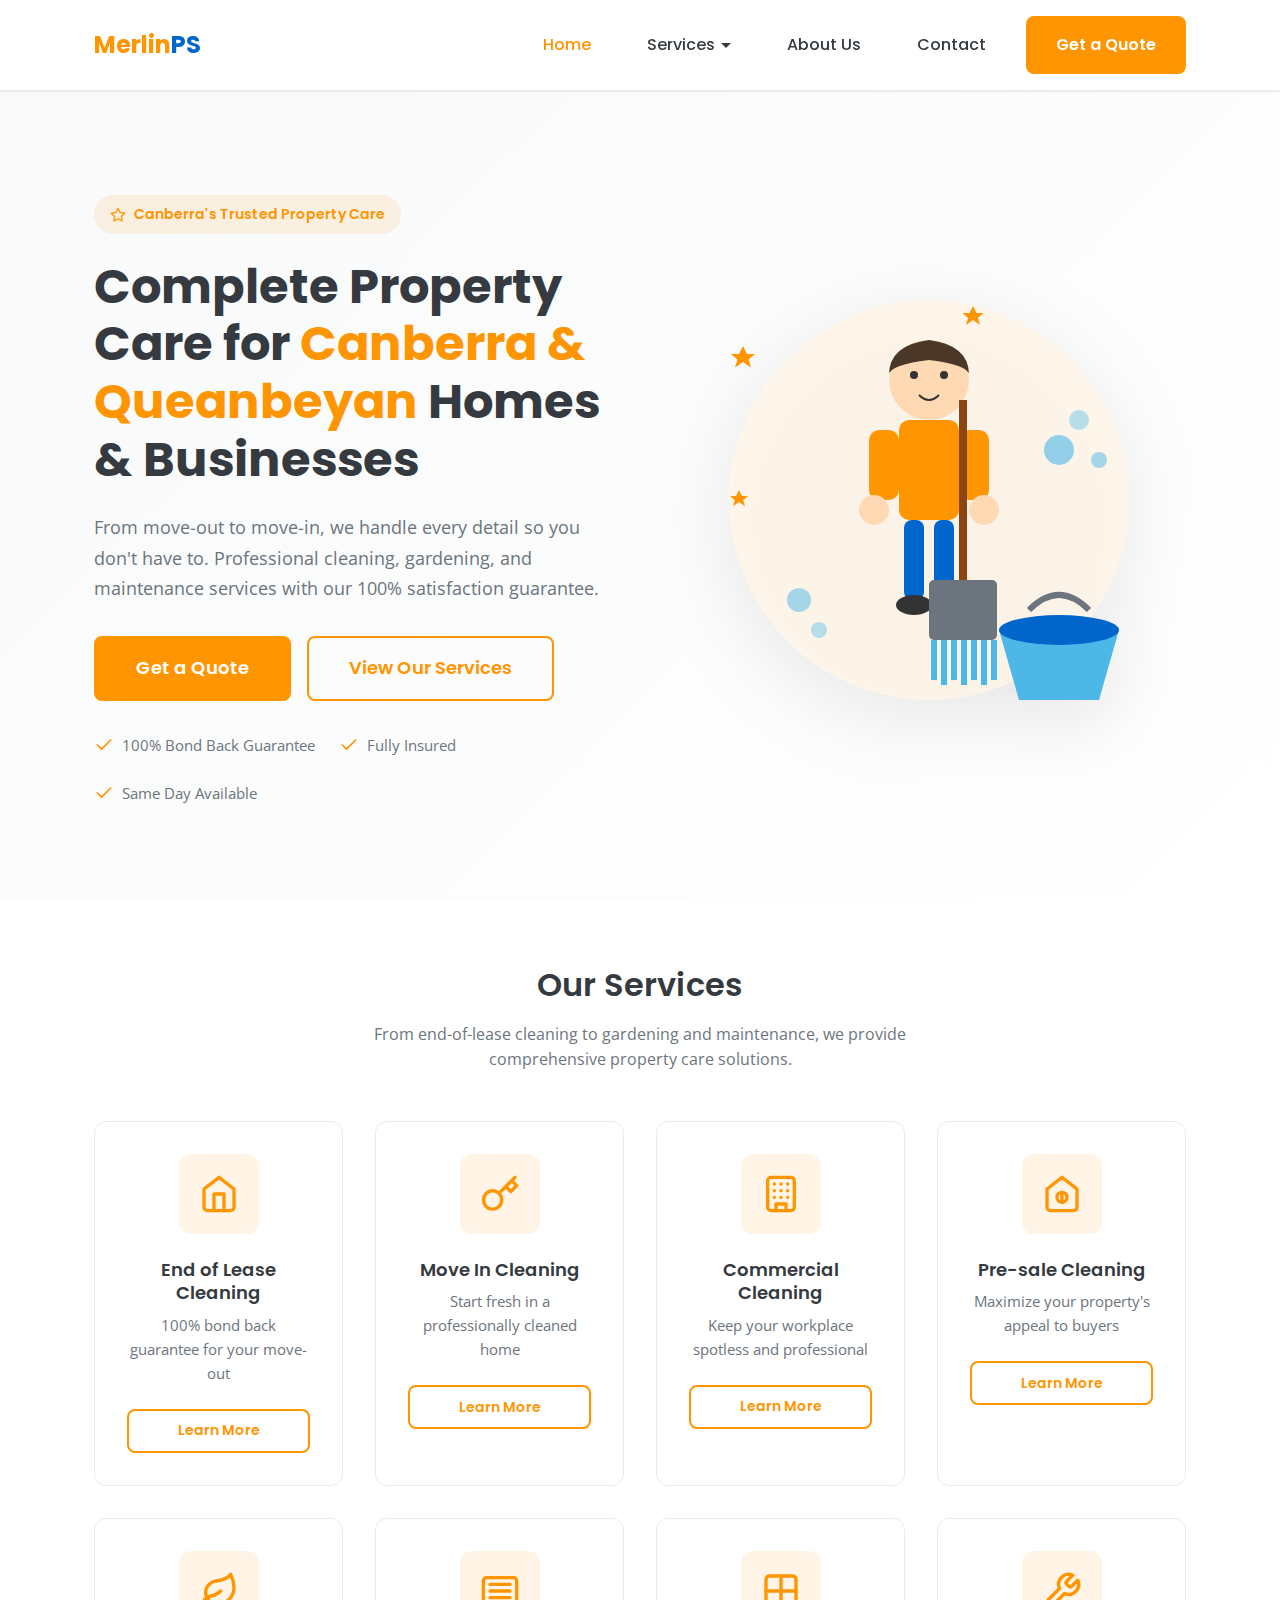
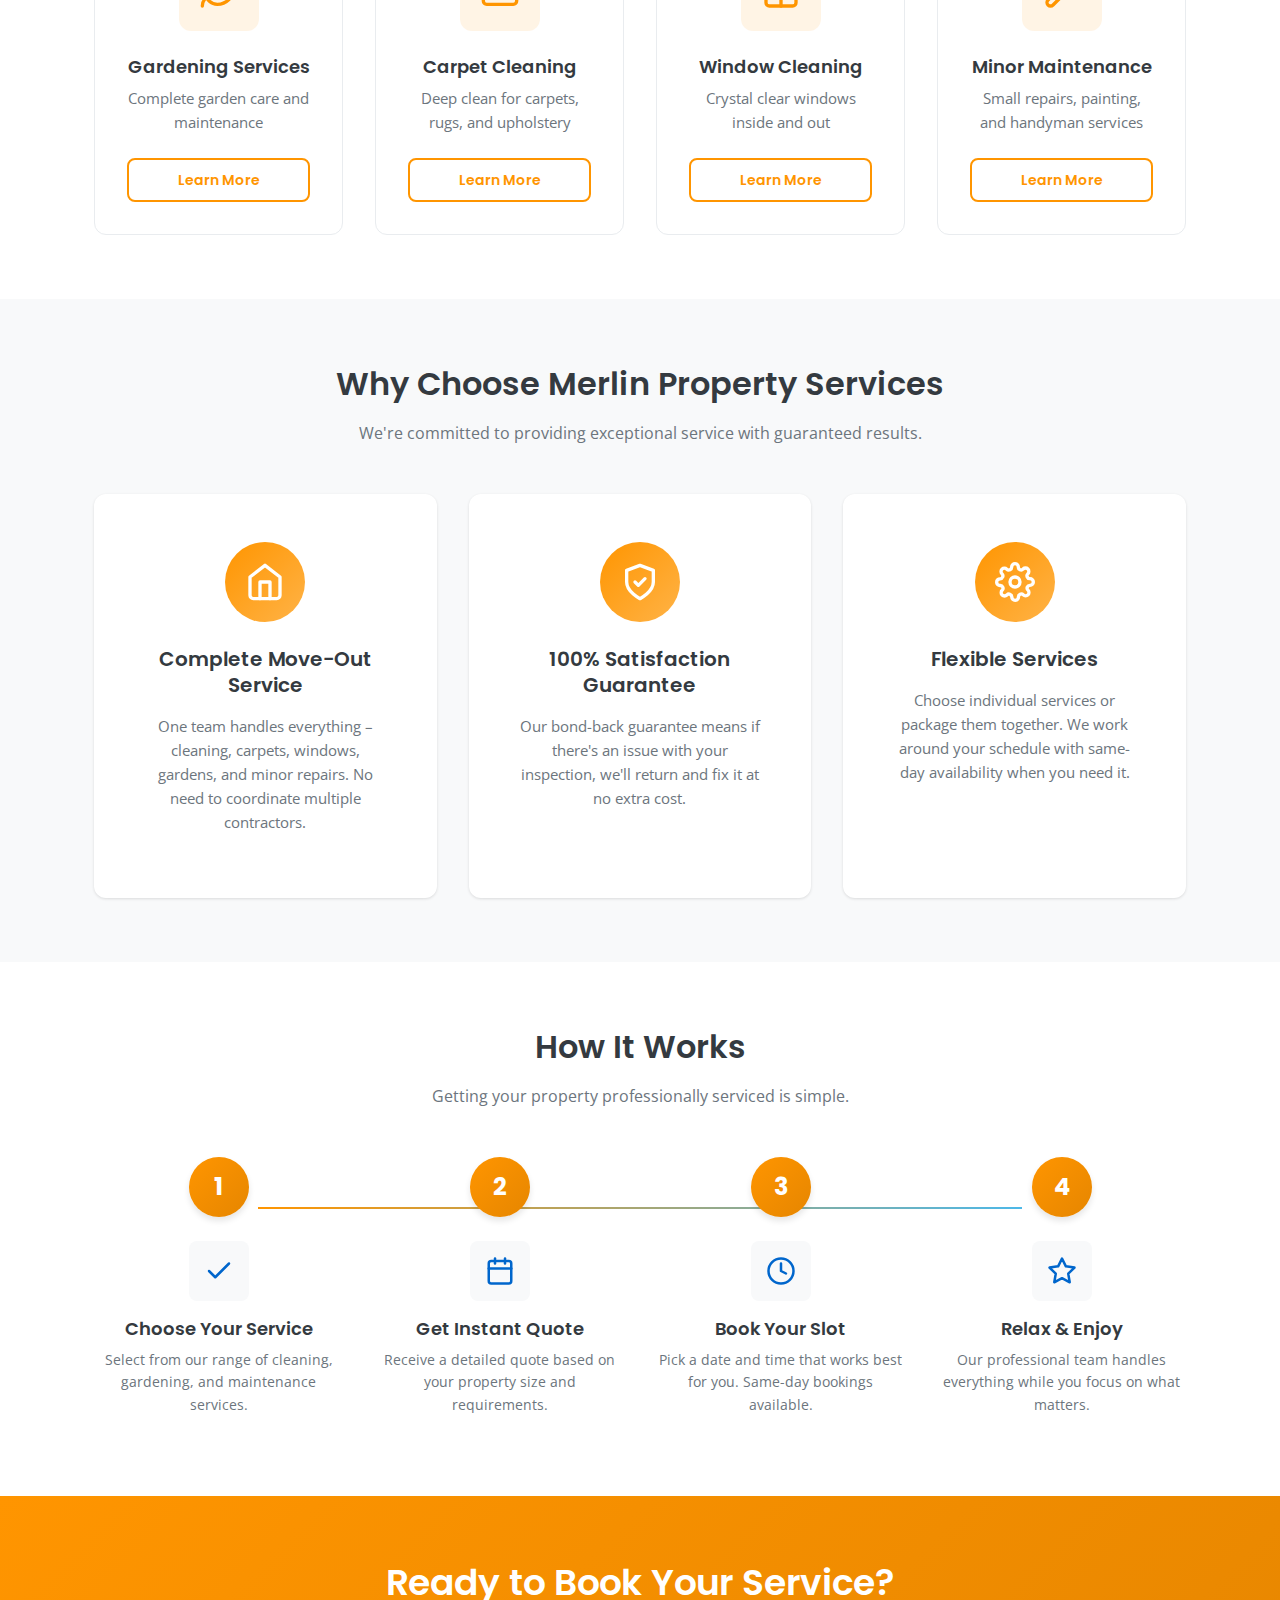
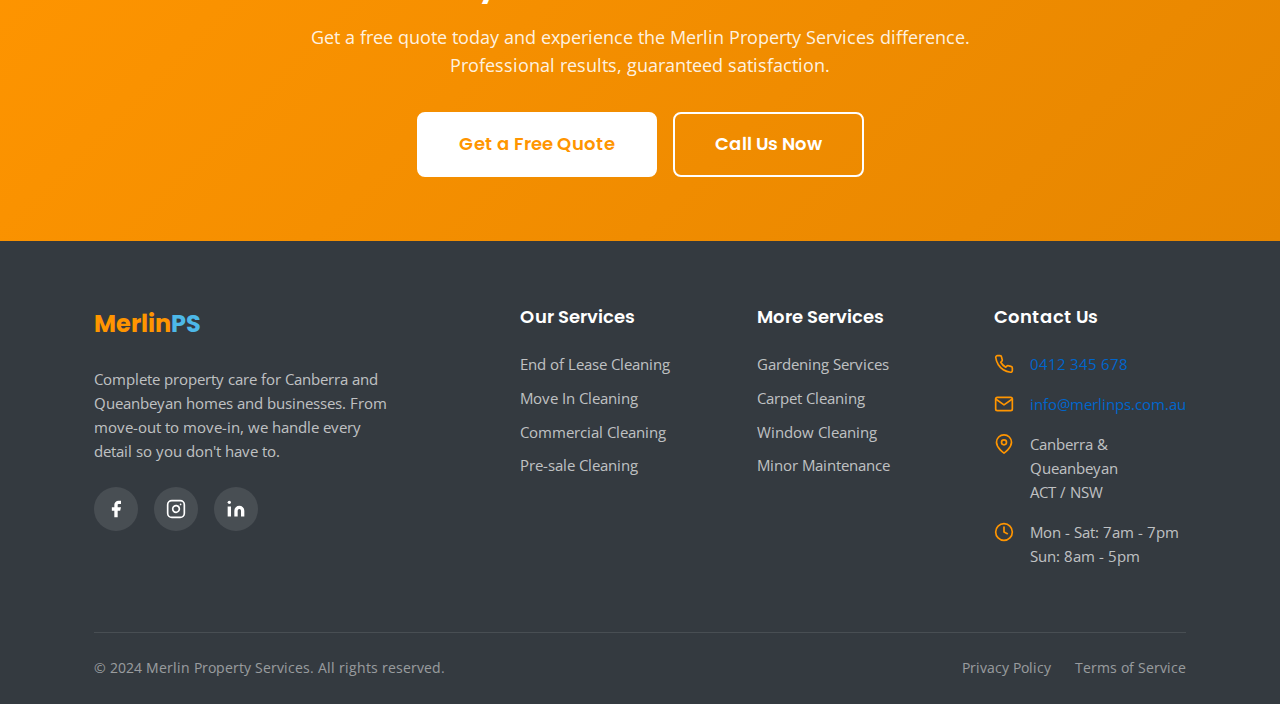
<file: index.html>
<!DOCTYPE html>
<html lang="en">
<head>
    <meta charset="UTF-8">
    <meta name="viewport" content="width=device-width, initial-scale=1.0">
    <meta http-equiv="X-UA-Compatible" content="IE=edge">
    <title>Merlin Property Services - Complete Property Care for Canberra & Queanbeyan</title>
    <meta name="description" content="Professional cleaning, gardening, and maintenance services for Canberra and Queanbeyan homes and businesses. 100% Bond Back Guarantee. Servicing all Canberra suburbs and surrounding regions.">
    
    <!-- Google Fonts -->
    <link rel="preconnect" href="https://fonts.googleapis.com">
    <link rel="preconnect" href="https://fonts.gstatic.com" crossorigin>
    <link href="https://fonts.googleapis.com/css2?family=Open+Sans:wght@400;500;600&family=Poppins:wght@500;600;700&display=swap" rel="stylesheet">
    
    <!-- Styles -->
    <link rel="stylesheet" href="wp-content/themes/mps-theme/style.css">
</head>
<body class="home page-home">

<header class="site-header" id="site-header">
    <div class="header-container">
        <a href="index.html" class="site-logo" aria-label="Merlin Property Services">
            <span class="site-logo-text">Merlin<span>PS</span></span>
        </a>

        <nav class="main-nav" role="navigation" aria-label="Primary Navigation">
            <button class="nav-toggle" id="nav-toggle" aria-label="Toggle Navigation" aria-expanded="false">
                <span></span>
                <span></span>
                <span></span>
            </button>

            <ul class="nav-menu" id="primary-menu">
                <li><a href="index.html" class="active">Home</a></li>
                <li class="has-dropdown">
                    <a href="#">Services</a>
                    <ul class="dropdown-menu">
                        <li><a href="service-end-of-lease.html">End of Lease Cleaning</a></li>
                        <li><a href="service-move-in.html">Move In Cleaning</a></li>
                        <li><a href="service-commercial.html">Commercial Cleaning</a></li>
                        <li><a href="service-pre-sale.html">Pre-sale Cleaning</a></li>
                        <li><a href="service-gardening.html">Gardening Services</a></li>
                        <li><a href="service-carpet.html">Carpet Cleaning</a></li>
                        <li><a href="service-window.html">Window Cleaning</a></li>
                        <li><a href="service-maintenance.html">Minor Maintenance</a></li>
                    </ul>
                </li>
                <li><a href="about.html">About Us</a></li>
                <li><a href="contact.html">Contact</a></li>
            </ul>

            <a href="contact.html" class="btn btn-primary header-cta">Get a Quote</a>
        </nav>
    </div>
</header>

<main id="main-content" class="site-main">

<!-- Hero Section -->
<section class="hero" id="hero">
    <div class="hero-container container">
        <div class="hero-content">
            <span class="hero-badge">
                <svg xmlns="http://www.w3.org/2000/svg" viewBox="0 0 24 24" fill="none" stroke="currentColor" stroke-width="2" stroke-linecap="round" stroke-linejoin="round" width="16" height="16"><polygon points="12 2 15.09 8.26 22 9.27 17 14.14 18.18 21.02 12 17.77 5.82 21.02 7 14.14 2 9.27 8.91 8.26 12 2"></polygon></svg>
                Canberra's Trusted Property Care
            </span>
            <h1>Complete Property Care for <span>Canberra &amp; Queanbeyan</span> Homes &amp; Businesses</h1>
            <p class="hero-description">From move-out to move-in, we handle every detail so you don't have to. Professional cleaning, gardening, and maintenance services with our 100% satisfaction guarantee.</p>
            <div class="hero-buttons">
                <a href="contact.html" class="btn btn-primary btn-lg">Get a Quote</a>
                <a href="#services" class="btn btn-outline btn-lg">View Our Services</a>
            </div>
            <div class="hero-features">
                <div class="hero-feature">
                    <svg xmlns="http://www.w3.org/2000/svg" viewBox="0 0 24 24" fill="none" stroke="currentColor" stroke-width="2" stroke-linecap="round" stroke-linejoin="round" width="20" height="20"><polyline points="20 6 9 17 4 12"></polyline></svg>
                    <span>100% Bond Back Guarantee</span>
                </div>
                <div class="hero-feature">
                    <svg xmlns="http://www.w3.org/2000/svg" viewBox="0 0 24 24" fill="none" stroke="currentColor" stroke-width="2" stroke-linecap="round" stroke-linejoin="round" width="20" height="20"><polyline points="20 6 9 17 4 12"></polyline></svg>
                    <span>Fully Insured</span>
                </div>
                <div class="hero-feature">
                    <svg xmlns="http://www.w3.org/2000/svg" viewBox="0 0 24 24" fill="none" stroke="currentColor" stroke-width="2" stroke-linecap="round" stroke-linejoin="round" width="20" height="20"><polyline points="20 6 9 17 4 12"></polyline></svg>
                    <span>Same Day Available</span>
                </div>
            </div>
        </div>
        <div class="hero-image">
            <div class="hero-decoration"></div>
            <img src="wp-content/themes/mps-theme/assets/images/hero-cleaning.svg" alt="Professional Cleaning Services" width="500" height="500">
        </div>
    </div>
</section>

<!-- Services Grid Section -->
<section class="section services-section" id="services">
    <div class="container">
        <div class="section-header">
            <h2>Our Services</h2>
            <p>From end-of-lease cleaning to gardening and maintenance, we provide comprehensive property care solutions.</p>
        </div>
        <div class="services-grid">
            <!-- End of Lease Cleaning -->
            <article class="service-card">
                <div class="service-card-icon">
                    <svg xmlns="http://www.w3.org/2000/svg" viewBox="0 0 24 24" fill="none" stroke="currentColor" stroke-width="2" stroke-linecap="round" stroke-linejoin="round"><path d="M3 9l9-7 9 7v11a2 2 0 0 1-2 2H5a2 2 0 0 1-2-2z"></path><polyline points="9 22 9 12 15 12 15 22"></polyline></svg>
                </div>
                <h3>End of Lease Cleaning</h3>
                <p>100% bond back guarantee for your move-out</p>
                <a href="service-end-of-lease.html" class="btn btn-outline btn-sm">Learn More</a>
            </article>

            <!-- Move In Cleaning -->
            <article class="service-card">
                <div class="service-card-icon">
                    <svg xmlns="http://www.w3.org/2000/svg" viewBox="0 0 24 24" fill="none" stroke="currentColor" stroke-width="2" stroke-linecap="round" stroke-linejoin="round"><path d="M21 2l-2 2m-7.61 7.61a5.5 5.5 0 1 1-7.778 7.778 5.5 5.5 0 0 1 7.777-7.777zm0 0L15.5 7.5m0 0l3 3L22 7l-3-3m-3.5 3.5L19 4"></path></svg>
                </div>
                <h3>Move In Cleaning</h3>
                <p>Start fresh in a professionally cleaned home</p>
                <a href="service-move-in.html" class="btn btn-outline btn-sm">Learn More</a>
            </article>

            <!-- Commercial Cleaning -->
            <article class="service-card">
                <div class="service-card-icon">
                    <svg xmlns="http://www.w3.org/2000/svg" viewBox="0 0 24 24" fill="none" stroke="currentColor" stroke-width="2" stroke-linecap="round" stroke-linejoin="round"><rect x="4" y="2" width="16" height="20" rx="2" ry="2"></rect><path d="M9 22v-4h6v4"></path><path d="M8 6h.01"></path><path d="M16 6h.01"></path><path d="M12 6h.01"></path><path d="M12 10h.01"></path><path d="M12 14h.01"></path><path d="M16 10h.01"></path><path d="M16 14h.01"></path><path d="M8 10h.01"></path><path d="M8 14h.01"></path></svg>
                </div>
                <h3>Commercial Cleaning</h3>
                <p>Keep your workplace spotless and professional</p>
                <a href="service-commercial.html" class="btn btn-outline btn-sm">Learn More</a>
            </article>

            <!-- Pre-sale Cleaning -->
            <article class="service-card">
                <div class="service-card-icon">
                    <svg xmlns="http://www.w3.org/2000/svg" viewBox="0 0 24 24" fill="none" stroke="currentColor" stroke-width="2" stroke-linecap="round" stroke-linejoin="round"><path d="M3 9l9-7 9 7v11a2 2 0 0 1-2 2H5a2 2 0 0 1-2-2z"></path><circle cx="12" cy="14" r="3"></circle><path d="M12 11v6"></path></svg>
                </div>
                <h3>Pre-sale Cleaning</h3>
                <p>Maximize your property's appeal to buyers</p>
                <a href="service-pre-sale.html" class="btn btn-outline btn-sm">Learn More</a>
            </article>

            <!-- Gardening Services -->
            <article class="service-card">
                <div class="service-card-icon">
                    <svg xmlns="http://www.w3.org/2000/svg" viewBox="0 0 24 24" fill="none" stroke="currentColor" stroke-width="2" stroke-linecap="round" stroke-linejoin="round"><path d="M11 20A7 7 0 0 1 9.8 6.1C15.5 5 17 4.48 19 2c1 2 2 4.18 2 8 0 5.5-4.78 10-10 10Z"></path><path d="M2 21c0-3 1.85-5.36 5.08-6C9.5 14.52 12 13 13 12"></path></svg>
                </div>
                <h3>Gardening Services</h3>
                <p>Complete garden care and maintenance</p>
                <a href="service-gardening.html" class="btn btn-outline btn-sm">Learn More</a>
            </article>

            <!-- Carpet Cleaning -->
            <article class="service-card">
                <div class="service-card-icon">
                    <svg xmlns="http://www.w3.org/2000/svg" viewBox="0 0 24 24" fill="none" stroke="currentColor" stroke-width="2" stroke-linecap="round" stroke-linejoin="round"><rect x="2" y="4" width="20" height="16" rx="2"></rect><path d="M6 8h12"></path><path d="M6 12h12"></path><path d="M6 16h12"></path></svg>
                </div>
                <h3>Carpet Cleaning</h3>
                <p>Deep clean for carpets, rugs, and upholstery</p>
                <a href="service-carpet.html" class="btn btn-outline btn-sm">Learn More</a>
            </article>

            <!-- Window Cleaning -->
            <article class="service-card">
                <div class="service-card-icon">
                    <svg xmlns="http://www.w3.org/2000/svg" viewBox="0 0 24 24" fill="none" stroke="currentColor" stroke-width="2" stroke-linecap="round" stroke-linejoin="round"><rect x="3" y="3" width="18" height="18" rx="2"></rect><path d="M3 12h18"></path><path d="M12 3v18"></path></svg>
                </div>
                <h3>Window Cleaning</h3>
                <p>Crystal clear windows inside and out</p>
                <a href="service-window.html" class="btn btn-outline btn-sm">Learn More</a>
            </article>

            <!-- Minor Maintenance -->
            <article class="service-card">
                <div class="service-card-icon">
                    <svg xmlns="http://www.w3.org/2000/svg" viewBox="0 0 24 24" fill="none" stroke="currentColor" stroke-width="2" stroke-linecap="round" stroke-linejoin="round"><path d="M14.7 6.3a1 1 0 0 0 0 1.4l1.6 1.6a1 1 0 0 0 1.4 0l3.77-3.77a6 6 0 0 1-7.94 7.94l-6.91 6.91a2.12 2.12 0 0 1-3-3l6.91-6.91a6 6 0 0 1 7.94-7.94l-3.76 3.76z"></path></svg>
                </div>
                <h3>Minor Maintenance</h3>
                <p>Small repairs, painting, and handyman services</p>
                <a href="service-maintenance.html" class="btn btn-outline btn-sm">Learn More</a>
            </article>
        </div>
    </div>
</section>

<!-- Why Choose Us Section -->
<section class="section why-choose-section" id="why-us">
    <div class="container">
        <div class="section-header">
            <h2>Why Choose Merlin Property Services</h2>
            <p>We're committed to providing exceptional service with guaranteed results.</p>
        </div>
        <div class="features-grid">
            <div class="feature-card">
                <div class="feature-icon">
                    <svg xmlns="http://www.w3.org/2000/svg" viewBox="0 0 24 24" fill="none" stroke="currentColor" stroke-width="2" stroke-linecap="round" stroke-linejoin="round"><path d="M3 9l9-7 9 7v11a2 2 0 0 1-2 2H5a2 2 0 0 1-2-2z"></path><polyline points="9 22 9 12 15 12 15 22"></polyline></svg>
                </div>
                <h3>Complete Move-Out Service</h3>
                <p>One team handles everything – cleaning, carpets, windows, gardens, and minor repairs. No need to coordinate multiple contractors.</p>
            </div>
            <div class="feature-card">
                <div class="feature-icon">
                    <svg xmlns="http://www.w3.org/2000/svg" viewBox="0 0 24 24" fill="none" stroke="currentColor" stroke-width="2" stroke-linecap="round" stroke-linejoin="round"><path d="M12 22s8-4 8-10V5l-8-3-8 3v7c0 6 8 10 8 10z"></path><polyline points="9 12 11 14 15 10"></polyline></svg>
                </div>
                <h3>100% Satisfaction Guarantee</h3>
                <p>Our bond-back guarantee means if there's an issue with your inspection, we'll return and fix it at no extra cost.</p>
            </div>
            <div class="feature-card">
                <div class="feature-icon">
                    <svg xmlns="http://www.w3.org/2000/svg" viewBox="0 0 24 24" fill="none" stroke="currentColor" stroke-width="2" stroke-linecap="round" stroke-linejoin="round"><circle cx="12" cy="12" r="3"></circle><path d="M19.4 15a1.65 1.65 0 0 0 .33 1.82l.06.06a2 2 0 0 1 0 2.83 2 2 0 0 1-2.83 0l-.06-.06a1.65 1.65 0 0 0-1.82-.33 1.65 1.65 0 0 0-1 1.51V21a2 2 0 0 1-2 2 2 2 0 0 1-2-2v-.09A1.65 1.65 0 0 0 9 19.4a1.65 1.65 0 0 0-1.82.33l-.06.06a2 2 0 0 1-2.83 0 2 2 0 0 1 0-2.83l.06-.06a1.65 1.65 0 0 0 .33-1.82 1.65 1.65 0 0 0-1.51-1H3a2 2 0 0 1-2-2 2 2 0 0 1 2-2h.09A1.65 1.65 0 0 0 4.6 9a1.65 1.65 0 0 0-.33-1.82l-.06-.06a2 2 0 0 1 0-2.83 2 2 0 0 1 2.83 0l.06.06a1.65 1.65 0 0 0 1.82.33H9a1.65 1.65 0 0 0 1-1.51V3a2 2 0 0 1 2-2 2 2 0 0 1 2 2v.09a1.65 1.65 0 0 0 1 1.51 1.65 1.65 0 0 0 1.82-.33l.06-.06a2 2 0 0 1 2.83 0 2 2 0 0 1 0 2.83l-.06.06a1.65 1.65 0 0 0-.33 1.82V9a1.65 1.65 0 0 0 1.51 1H21a2 2 0 0 1 2 2 2 2 0 0 1-2 2h-.09a1.65 1.65 0 0 0-1.51 1z"></path></svg>
                </div>
                <h3>Flexible Services</h3>
                <p>Choose individual services or package them together. We work around your schedule with same-day availability when you need it.</p>
            </div>
        </div>
    </div>
</section>

<!-- How It Works Section -->
<section class="section how-it-works-section" id="how-it-works">
    <div class="container">
        <div class="section-header">
            <h2>How It Works</h2>
            <p>Getting your property professionally serviced is simple.</p>
        </div>
        <div class="steps-container">
            <div class="step-card">
                <div class="step-number">1</div>
                <div class="step-icon">
                    <svg xmlns="http://www.w3.org/2000/svg" viewBox="0 0 24 24" fill="none" stroke="currentColor" stroke-width="2" stroke-linecap="round" stroke-linejoin="round"><polyline points="20 6 9 17 4 12"></polyline></svg>
                </div>
                <h3>Choose Your Service</h3>
                <p>Select from our range of cleaning, gardening, and maintenance services.</p>
            </div>
            <div class="step-card">
                <div class="step-number">2</div>
                <div class="step-icon">
                    <svg xmlns="http://www.w3.org/2000/svg" viewBox="0 0 24 24" fill="none" stroke="currentColor" stroke-width="2" stroke-linecap="round" stroke-linejoin="round"><rect x="3" y="4" width="18" height="18" rx="2" ry="2"></rect><line x1="16" y1="2" x2="16" y2="6"></line><line x1="8" y1="2" x2="8" y2="6"></line><line x1="3" y1="10" x2="21" y2="10"></line></svg>
                </div>
                <h3>Get Instant Quote</h3>
                <p>Receive a detailed quote based on your property size and requirements.</p>
            </div>
            <div class="step-card">
                <div class="step-number">3</div>
                <div class="step-icon">
                    <svg xmlns="http://www.w3.org/2000/svg" viewBox="0 0 24 24" fill="none" stroke="currentColor" stroke-width="2" stroke-linecap="round" stroke-linejoin="round"><circle cx="12" cy="12" r="10"></circle><polyline points="12 6 12 12 16 14"></polyline></svg>
                </div>
                <h3>Book Your Slot</h3>
                <p>Pick a date and time that works best for you. Same-day bookings available.</p>
            </div>
            <div class="step-card">
                <div class="step-number">4</div>
                <div class="step-icon">
                    <svg xmlns="http://www.w3.org/2000/svg" viewBox="0 0 24 24" fill="none" stroke="currentColor" stroke-width="2" stroke-linecap="round" stroke-linejoin="round"><polygon points="12 2 15.09 8.26 22 9.27 17 14.14 18.18 21.02 12 17.77 5.82 21.02 7 14.14 2 9.27 8.91 8.26 12 2"></polygon></svg>
                </div>
                <h3>Relax &amp; Enjoy</h3>
                <p>Our professional team handles everything while you focus on what matters.</p>
            </div>
        </div>
    </div>
</section>

<!-- Call to Action Section -->
<section class="cta-section">
    <div class="container">
        <div class="cta-content">
            <h2>Ready to Book Your Service?</h2>
            <p>Get a free quote today and experience the Merlin Property Services difference. Professional results, guaranteed satisfaction.</p>
            <div class="cta-buttons">
                <a href="contact.html" class="btn btn-white btn-lg">Get a Free Quote</a>
                <a href="tel:+61412345678" class="btn btn-outline btn-lg" style="border-color: white; color: white;">Call Us Now</a>
            </div>
        </div>
    </div>
</section>

</main>

<footer class="site-footer">
    <div class="container">
        <div class="footer-main">
            <div class="footer-brand">
                <a href="index.html" class="footer-logo">
                    <span class="footer-logo-text">Merlin<span>PS</span></span>
                </a>
                <p>Complete property care for Canberra and Queanbeyan homes and businesses. From move-out to move-in, we handle every detail so you don't have to.</p>
                <div class="footer-social">
                    <a href="#" class="social-link" aria-label="Facebook">
                        <svg xmlns="http://www.w3.org/2000/svg" viewBox="0 0 24 24" fill="currentColor"><path d="M18 2h-3a5 5 0 0 0-5 5v3H7v4h3v8h4v-8h3l1-4h-4V7a1 1 0 0 1 1-1h3z"></path></svg>
                    </a>
                    <a href="#" class="social-link" aria-label="Instagram">
                        <svg xmlns="http://www.w3.org/2000/svg" viewBox="0 0 24 24" fill="none" stroke="currentColor" stroke-width="2" stroke-linecap="round" stroke-linejoin="round"><rect x="2" y="2" width="20" height="20" rx="5" ry="5"></rect><path d="M16 11.37A4 4 0 1 1 12.63 8 4 4 0 0 1 16 11.37z"></path><line x1="17.5" y1="6.5" x2="17.51" y2="6.5"></line></svg>
                    </a>
                    <a href="#" class="social-link" aria-label="LinkedIn">
                        <svg xmlns="http://www.w3.org/2000/svg" viewBox="0 0 24 24" fill="currentColor"><path d="M16 8a6 6 0 0 1 6 6v7h-4v-7a2 2 0 0 0-2-2 2 2 0 0 0-2 2v7h-4v-7a6 6 0 0 1 6-6z"></path><rect x="2" y="9" width="4" height="12"></rect><circle cx="4" cy="4" r="2"></circle></svg>
                    </a>
                </div>
            </div>

            <div class="footer-column">
                <h4>Our Services</h4>
                <ul class="footer-menu">
                    <li><a href="service-end-of-lease.html">End of Lease Cleaning</a></li>
                    <li><a href="service-move-in.html">Move In Cleaning</a></li>
                    <li><a href="service-commercial.html">Commercial Cleaning</a></li>
                    <li><a href="service-pre-sale.html">Pre-sale Cleaning</a></li>
                </ul>
            </div>

            <div class="footer-column">
                <h4>More Services</h4>
                <ul class="footer-menu">
                    <li><a href="service-gardening.html">Gardening Services</a></li>
                    <li><a href="service-carpet.html">Carpet Cleaning</a></li>
                    <li><a href="service-window.html">Window Cleaning</a></li>
                    <li><a href="service-maintenance.html">Minor Maintenance</a></li>
                </ul>
            </div>

            <div class="footer-column">
                <h4>Contact Us</h4>
                <ul class="footer-contact">
                    <li>
                        <svg xmlns="http://www.w3.org/2000/svg" viewBox="0 0 24 24" fill="none" stroke="currentColor" stroke-width="2" stroke-linecap="round" stroke-linejoin="round"><path d="M22 16.92v3a2 2 0 0 1-2.18 2 19.79 19.79 0 0 1-8.63-3.07 19.5 19.5 0 0 1-6-6 19.79 19.79 0 0 1-3.07-8.67A2 2 0 0 1 4.11 2h3a2 2 0 0 1 2 1.72 12.84 12.84 0 0 0 .7 2.81 2 2 0 0 1-.45 2.11L8.09 9.91a16 16 0 0 0 6 6l1.27-1.27a2 2 0 0 1 2.11-.45 12.84 12.84 0 0 0 2.81.7A2 2 0 0 1 22 16.92z"></path></svg>
                        <span><a href="tel:+61412345678">0412 345 678</a></span>
                    </li>
                    <li>
                        <svg xmlns="http://www.w3.org/2000/svg" viewBox="0 0 24 24" fill="none" stroke="currentColor" stroke-width="2" stroke-linecap="round" stroke-linejoin="round"><path d="M4 4h16c1.1 0 2 .9 2 2v12c0 1.1-.9 2-2 2H4c-1.1 0-2-.9-2-2V6c0-1.1.9-2 2-2z"></path><polyline points="22,6 12,13 2,6"></polyline></svg>
                        <span><a href="mailto:info@merlinps.com.au">info@merlinps.com.au</a></span>
                    </li>
                    <li>
                        <svg xmlns="http://www.w3.org/2000/svg" viewBox="0 0 24 24" fill="none" stroke="currentColor" stroke-width="2" stroke-linecap="round" stroke-linejoin="round"><path d="M21 10c0 7-9 13-9 13s-9-6-9-13a9 9 0 0 1 18 0z"></path><circle cx="12" cy="10" r="3"></circle></svg>
                        <span>Canberra & Queanbeyan<br>ACT / NSW</span>
                    </li>
                    <li>
                        <svg xmlns="http://www.w3.org/2000/svg" viewBox="0 0 24 24" fill="none" stroke="currentColor" stroke-width="2" stroke-linecap="round" stroke-linejoin="round"><circle cx="12" cy="12" r="10"></circle><polyline points="12 6 12 12 16 14"></polyline></svg>
                        <span>Mon - Sat: 7am - 7pm<br>Sun: 8am - 5pm</span>
                    </li>
                </ul>
            </div>
        </div>

        <div class="footer-bottom">
            <p>&copy; 2024 Merlin Property Services. All rights reserved.</p>
            <div class="footer-bottom-links">
                <a href="#">Privacy Policy</a>
                <a href="#">Terms of Service</a>
            </div>
        </div>
    </div>
</footer>

<script src="wp-content/themes/mps-theme/assets/js/main.js"></script>
</body>
</html>
</file>
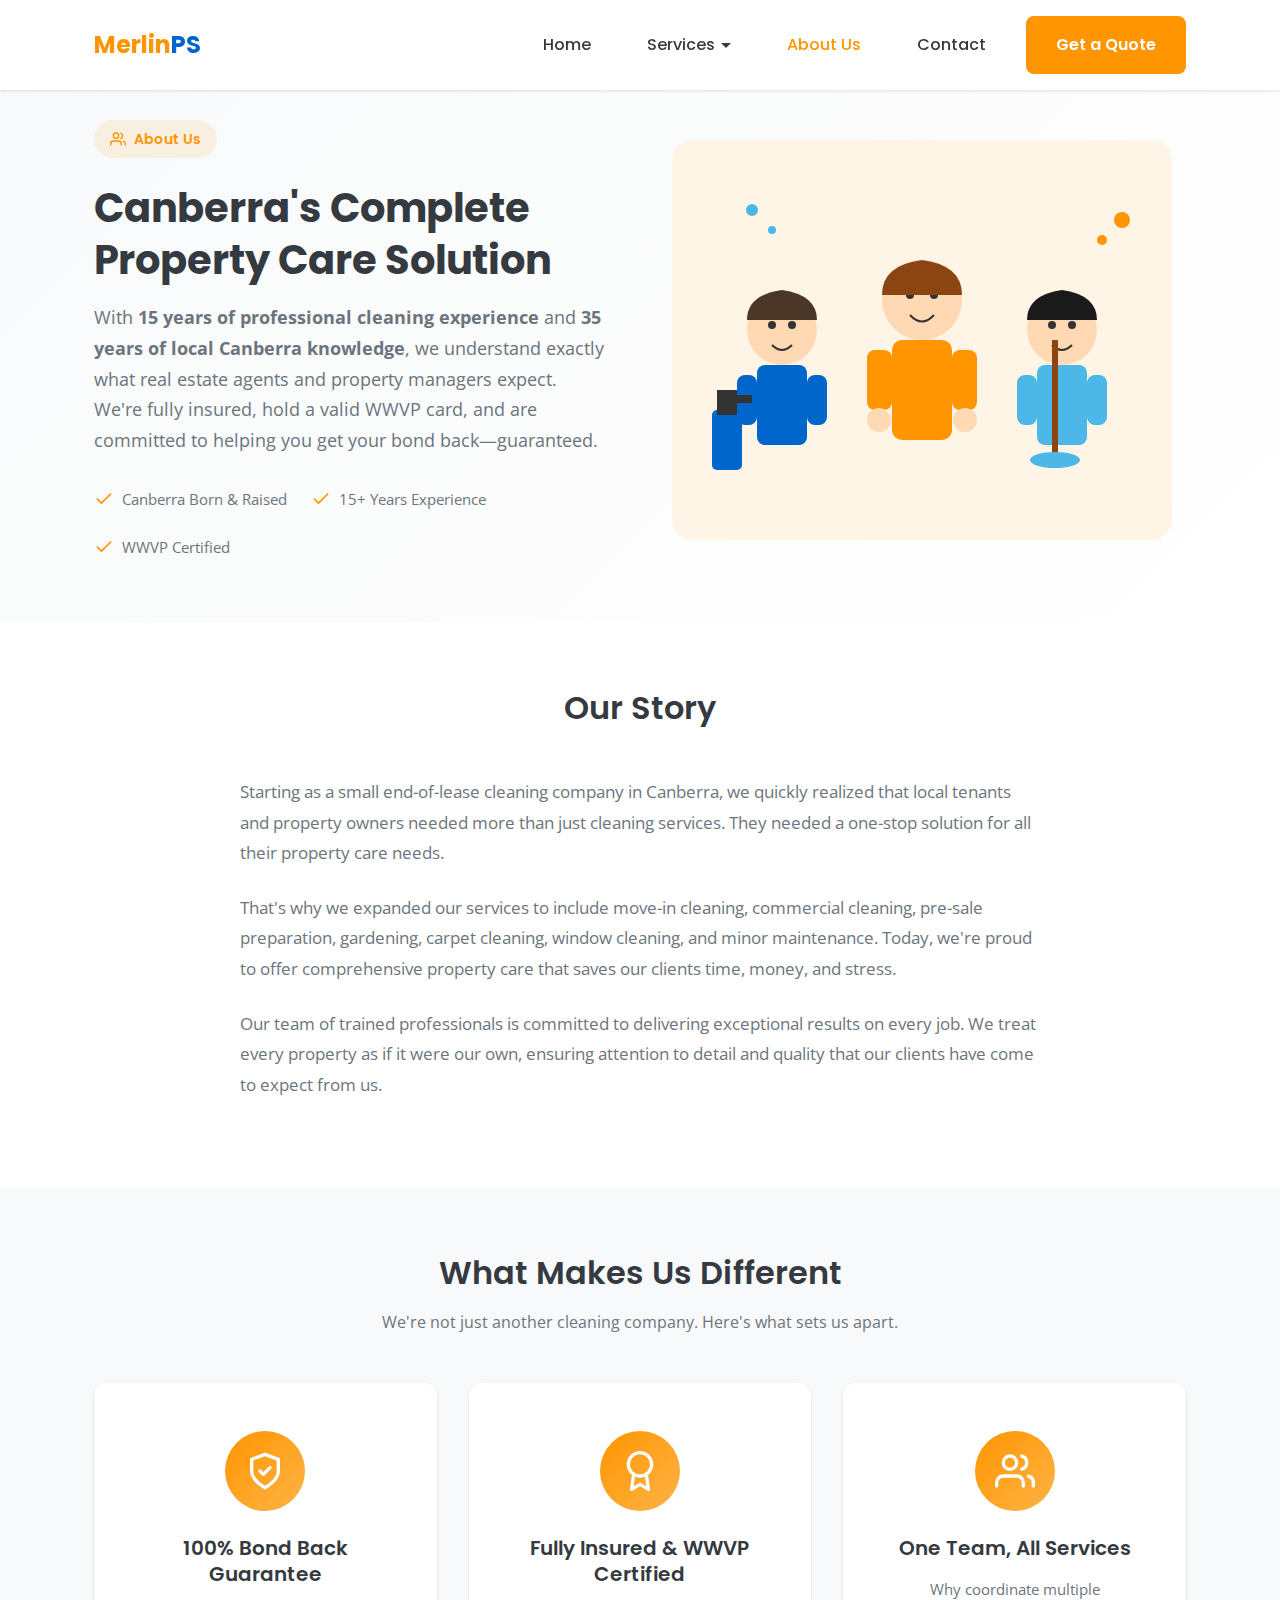
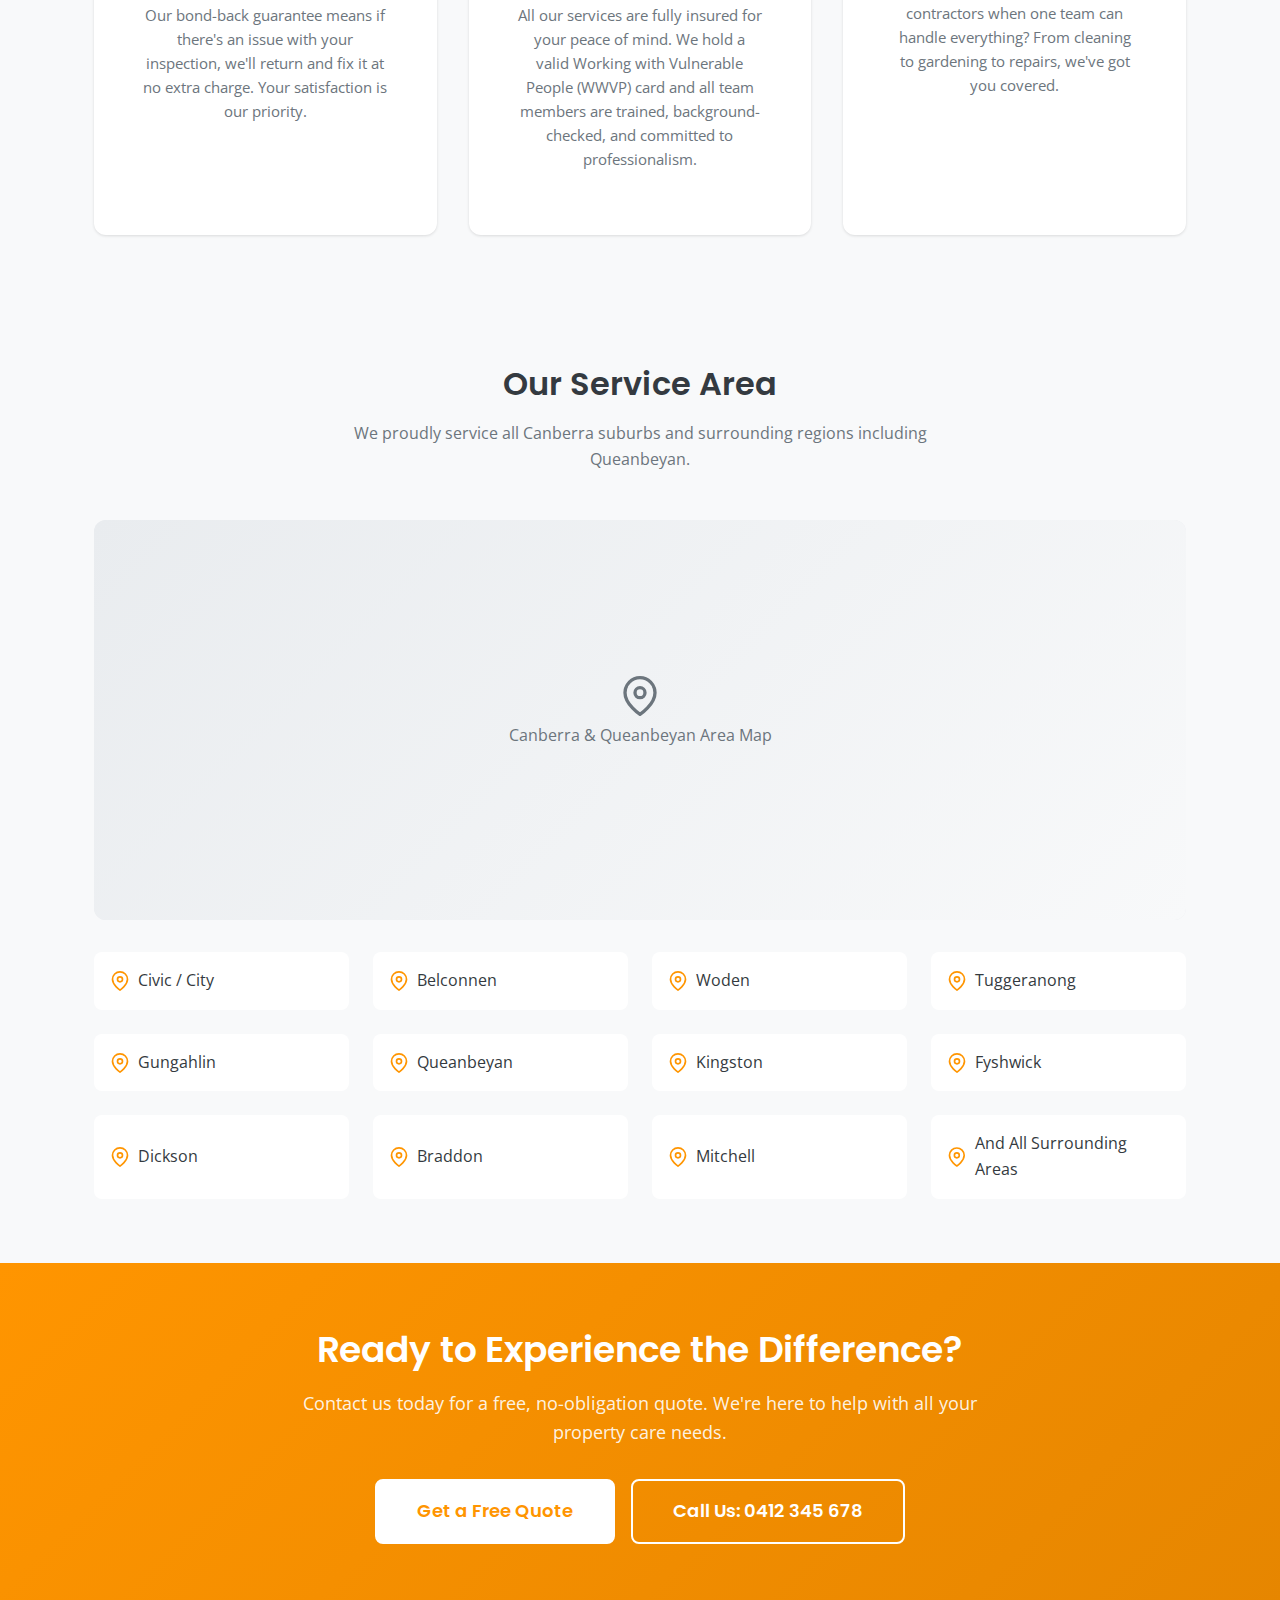
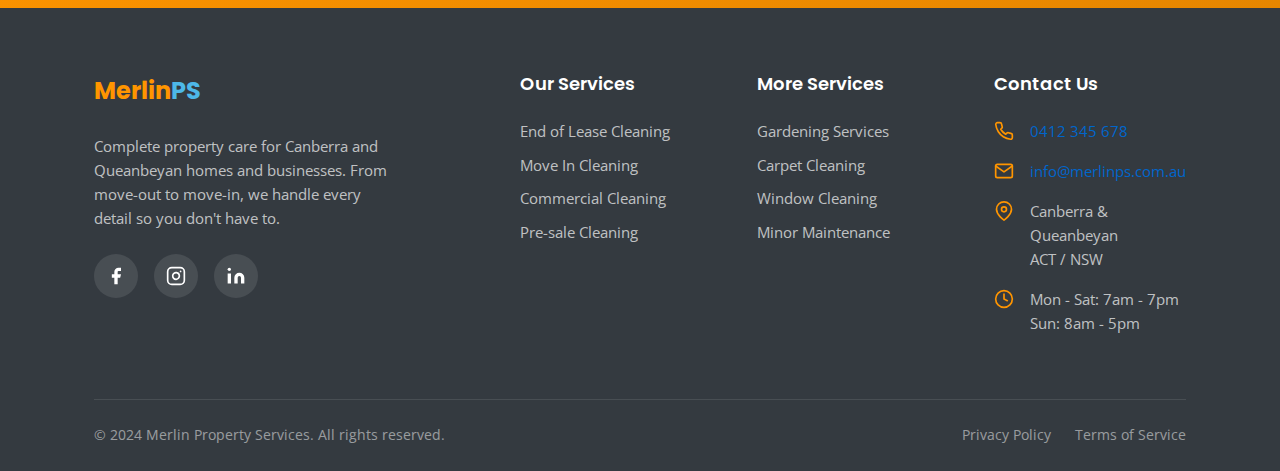
<file: about.html>
<!DOCTYPE html>
<html lang="en">
<head>
    <meta charset="UTF-8">
    <meta name="viewport" content="width=device-width, initial-scale=1.0">
    <meta http-equiv="X-UA-Compatible" content="IE=edge">
    <title>About Us - Merlin Property Services</title>
    <meta name="description" content="Learn about Merlin Property Services - Canberra's trusted property care solution with 15 years experience and 35 years of local knowledge.">
    
    <!-- Google Fonts -->
    <link rel="preconnect" href="https://fonts.googleapis.com">
    <link rel="preconnect" href="https://fonts.gstatic.com" crossorigin>
    <link href="https://fonts.googleapis.com/css2?family=Open+Sans:wght@400;500;600&family=Poppins:wght@500;600;700&display=swap" rel="stylesheet">
    
    <!-- Styles -->
    <link rel="stylesheet" href="wp-content/themes/mps-theme/style.css">
</head>
<body class="page page-about">

<header class="site-header" id="site-header">
    <div class="header-container">
        <a href="index.html" class="site-logo" aria-label="Merlin Property Services">
            <span class="site-logo-text">Merlin<span>PS</span></span>
        </a>

        <nav class="main-nav" role="navigation" aria-label="Primary Navigation">
            <button class="nav-toggle" id="nav-toggle" aria-label="Toggle Navigation" aria-expanded="false">
                <span></span>
                <span></span>
                <span></span>
            </button>

            <ul class="nav-menu" id="primary-menu">
                <li><a href="index.html">Home</a></li>
                <li class="has-dropdown">
                    <a href="#">Services</a>
                    <ul class="dropdown-menu">
                        <li><a href="service-end-of-lease.html">End of Lease Cleaning</a></li>
                        <li><a href="service-move-in.html">Move In Cleaning</a></li>
                        <li><a href="service-commercial.html">Commercial Cleaning</a></li>
                        <li><a href="service-pre-sale.html">Pre-sale Cleaning</a></li>
                        <li><a href="service-gardening.html">Gardening Services</a></li>
                        <li><a href="service-carpet.html">Carpet Cleaning</a></li>
                        <li><a href="service-window.html">Window Cleaning</a></li>
                        <li><a href="service-maintenance.html">Minor Maintenance</a></li>
                    </ul>
                </li>
                <li><a href="about.html" class="active">About Us</a></li>
                <li><a href="contact.html">Contact</a></li>
            </ul>

            <a href="contact.html" class="btn btn-primary header-cta">Get a Quote</a>
        </nav>
    </div>
</header>

<main id="main-content" class="site-main">

<!-- About Hero Section -->
<section class="about-hero">
    <div class="container">
        <div class="about-content">
            <div class="about-text">
                <span class="hero-badge">
                    <svg xmlns="http://www.w3.org/2000/svg" viewBox="0 0 24 24" fill="none" stroke="currentColor" stroke-width="2" stroke-linecap="round" stroke-linejoin="round" width="16" height="16"><path d="M17 21v-2a4 4 0 0 0-4-4H5a4 4 0 0 0-4 4v2"></path><circle cx="9" cy="7" r="4"></circle><path d="M23 21v-2a4 4 0 0 0-3-3.87"></path><path d="M16 3.13a4 4 0 0 1 0 7.75"></path></svg>
                    About Us
                </span>
                <h1>Canberra's Complete Property Care Solution</h1>
                <p class="hero-description">With <strong>15 years of professional cleaning experience</strong> and <strong>35 years of local Canberra knowledge</strong>, we understand exactly what real estate agents and property managers expect. We're fully insured, hold a valid WWVP card, and are committed to helping you get your bond back—guaranteed.</p>
                <div class="hero-features">
                    <div class="hero-feature">
                        <svg xmlns="http://www.w3.org/2000/svg" viewBox="0 0 24 24" fill="none" stroke="currentColor" stroke-width="2" stroke-linecap="round" stroke-linejoin="round" width="20" height="20"><polyline points="20 6 9 17 4 12"></polyline></svg>
                        <span>Canberra Born & Raised</span>
                    </div>
                    <div class="hero-feature">
                        <svg xmlns="http://www.w3.org/2000/svg" viewBox="0 0 24 24" fill="none" stroke="currentColor" stroke-width="2" stroke-linecap="round" stroke-linejoin="round" width="20" height="20"><polyline points="20 6 9 17 4 12"></polyline></svg>
                        <span>15+ Years Experience</span>
                    </div>
                    <div class="hero-feature">
                        <svg xmlns="http://www.w3.org/2000/svg" viewBox="0 0 24 24" fill="none" stroke="currentColor" stroke-width="2" stroke-linecap="round" stroke-linejoin="round" width="20" height="20"><polyline points="20 6 9 17 4 12"></polyline></svg>
                        <span>WWVP Certified</span>
                    </div>
                </div>
            </div>
            <div class="about-image">
                <img src="wp-content/themes/mps-theme/assets/images/about-team.svg" alt="Merlin Property Services Team" width="500" height="400">
            </div>
        </div>
    </div>
</section>

<!-- Our Story Section -->
<section class="section about-story">
    <div class="container">
        <div class="section-header">
            <h2>Our Story</h2>
        </div>
        <div class="story-content">
            <p>Starting as a small end-of-lease cleaning company in Canberra, we quickly realized that local tenants and property owners needed more than just cleaning services. They needed a one-stop solution for all their property care needs.</p>
            <p>That's why we expanded our services to include move-in cleaning, commercial cleaning, pre-sale preparation, gardening, carpet cleaning, window cleaning, and minor maintenance. Today, we're proud to offer comprehensive property care that saves our clients time, money, and stress.</p>
            <p>Our team of trained professionals is committed to delivering exceptional results on every job. We treat every property as if it were our own, ensuring attention to detail and quality that our clients have come to expect from us.</p>
        </div>
    </div>
</section>

<!-- Why Choose Us Section -->
<section class="section why-choose-section">
    <div class="container">
        <div class="section-header">
            <h2>What Makes Us Different</h2>
            <p>We're not just another cleaning company. Here's what sets us apart.</p>
        </div>
        <div class="features-grid">
            <div class="feature-card">
                <div class="feature-icon">
                    <svg xmlns="http://www.w3.org/2000/svg" viewBox="0 0 24 24" fill="none" stroke="currentColor" stroke-width="2" stroke-linecap="round" stroke-linejoin="round"><path d="M12 22s8-4 8-10V5l-8-3-8 3v7c0 6 8 10 8 10z"></path><polyline points="9 12 11 14 15 10"></polyline></svg>
                </div>
                <h3>100% Bond Back Guarantee</h3>
                <p>Our bond-back guarantee means if there's an issue with your inspection, we'll return and fix it at no extra charge. Your satisfaction is our priority.</p>
            </div>
            <div class="feature-card">
                <div class="feature-icon">
                    <svg xmlns="http://www.w3.org/2000/svg" viewBox="0 0 24 24" fill="none" stroke="currentColor" stroke-width="2" stroke-linecap="round" stroke-linejoin="round"><circle cx="12" cy="8" r="7"></circle><polyline points="8.21 13.89 7 23 12 20 17 23 15.79 13.88"></polyline></svg>
                </div>
                <h3>Fully Insured &amp; WWVP Certified</h3>
                <p>All our services are fully insured for your peace of mind. We hold a valid Working with Vulnerable People (WWVP) card and all team members are trained, background-checked, and committed to professionalism.</p>
            </div>
            <div class="feature-card">
                <div class="feature-icon">
                    <svg xmlns="http://www.w3.org/2000/svg" viewBox="0 0 24 24" fill="none" stroke="currentColor" stroke-width="2" stroke-linecap="round" stroke-linejoin="round"><path d="M17 21v-2a4 4 0 0 0-4-4H5a4 4 0 0 0-4 4v2"></path><circle cx="9" cy="7" r="4"></circle><path d="M23 21v-2a4 4 0 0 0-3-3.87"></path><path d="M16 3.13a4 4 0 0 1 0 7.75"></path></svg>
                </div>
                <h3>One Team, All Services</h3>
                <p>Why coordinate multiple contractors when one team can handle everything? From cleaning to gardening to repairs, we've got you covered.</p>
            </div>
        </div>
    </div>
</section>

<!-- Service Area Section -->
<section class="section service-area-section" id="service-area">
    <div class="container">
        <div class="section-header">
            <h2>Our Service Area</h2>
            <p>We proudly service all Canberra suburbs and surrounding regions including Queanbeyan.</p>
        </div>
        <div class="service-area-map">
            <div style="width: 100%; height: 100%; display: flex; align-items: center; justify-content: center; background: linear-gradient(135deg, #e9ecef 0%, #f8f9fa 100%); border-radius: 12px;">
                <p style="color: #6C757D; text-align: center;">
                    <svg xmlns="http://www.w3.org/2000/svg" viewBox="0 0 24 24" fill="none" stroke="currentColor" stroke-width="2" stroke-linecap="round" stroke-linejoin="round" width="40" height="40"><path d="M21 10c0 7-9 13-9 13s-9-6-9-13a9 9 0 0 1 18 0z"></path><circle cx="12" cy="10" r="3"></circle></svg>
                    <br>Canberra & Queanbeyan Area Map
                </p>
            </div>
        </div>
        <div class="areas-list">
            <div class="area-item">
                <svg xmlns="http://www.w3.org/2000/svg" viewBox="0 0 24 24" fill="none" stroke="currentColor" stroke-width="2" stroke-linecap="round" stroke-linejoin="round"><path d="M21 10c0 7-9 13-9 13s-9-6-9-13a9 9 0 0 1 18 0z"></path><circle cx="12" cy="10" r="3"></circle></svg>
                <span>Civic / City</span>
            </div>
            <div class="area-item">
                <svg xmlns="http://www.w3.org/2000/svg" viewBox="0 0 24 24" fill="none" stroke="currentColor" stroke-width="2" stroke-linecap="round" stroke-linejoin="round"><path d="M21 10c0 7-9 13-9 13s-9-6-9-13a9 9 0 0 1 18 0z"></path><circle cx="12" cy="10" r="3"></circle></svg>
                <span>Belconnen</span>
            </div>
            <div class="area-item">
                <svg xmlns="http://www.w3.org/2000/svg" viewBox="0 0 24 24" fill="none" stroke="currentColor" stroke-width="2" stroke-linecap="round" stroke-linejoin="round"><path d="M21 10c0 7-9 13-9 13s-9-6-9-13a9 9 0 0 1 18 0z"></path><circle cx="12" cy="10" r="3"></circle></svg>
                <span>Woden</span>
            </div>
            <div class="area-item">
                <svg xmlns="http://www.w3.org/2000/svg" viewBox="0 0 24 24" fill="none" stroke="currentColor" stroke-width="2" stroke-linecap="round" stroke-linejoin="round"><path d="M21 10c0 7-9 13-9 13s-9-6-9-13a9 9 0 0 1 18 0z"></path><circle cx="12" cy="10" r="3"></circle></svg>
                <span>Tuggeranong</span>
            </div>
            <div class="area-item">
                <svg xmlns="http://www.w3.org/2000/svg" viewBox="0 0 24 24" fill="none" stroke="currentColor" stroke-width="2" stroke-linecap="round" stroke-linejoin="round"><path d="M21 10c0 7-9 13-9 13s-9-6-9-13a9 9 0 0 1 18 0z"></path><circle cx="12" cy="10" r="3"></circle></svg>
                <span>Gungahlin</span>
            </div>
            <div class="area-item">
                <svg xmlns="http://www.w3.org/2000/svg" viewBox="0 0 24 24" fill="none" stroke="currentColor" stroke-width="2" stroke-linecap="round" stroke-linejoin="round"><path d="M21 10c0 7-9 13-9 13s-9-6-9-13a9 9 0 0 1 18 0z"></path><circle cx="12" cy="10" r="3"></circle></svg>
                <span>Queanbeyan</span>
            </div>
            <div class="area-item">
                <svg xmlns="http://www.w3.org/2000/svg" viewBox="0 0 24 24" fill="none" stroke="currentColor" stroke-width="2" stroke-linecap="round" stroke-linejoin="round"><path d="M21 10c0 7-9 13-9 13s-9-6-9-13a9 9 0 0 1 18 0z"></path><circle cx="12" cy="10" r="3"></circle></svg>
                <span>Kingston</span>
            </div>
            <div class="area-item">
                <svg xmlns="http://www.w3.org/2000/svg" viewBox="0 0 24 24" fill="none" stroke="currentColor" stroke-width="2" stroke-linecap="round" stroke-linejoin="round"><path d="M21 10c0 7-9 13-9 13s-9-6-9-13a9 9 0 0 1 18 0z"></path><circle cx="12" cy="10" r="3"></circle></svg>
                <span>Fyshwick</span>
            </div>
            <div class="area-item">
                <svg xmlns="http://www.w3.org/2000/svg" viewBox="0 0 24 24" fill="none" stroke="currentColor" stroke-width="2" stroke-linecap="round" stroke-linejoin="round"><path d="M21 10c0 7-9 13-9 13s-9-6-9-13a9 9 0 0 1 18 0z"></path><circle cx="12" cy="10" r="3"></circle></svg>
                <span>Dickson</span>
            </div>
            <div class="area-item">
                <svg xmlns="http://www.w3.org/2000/svg" viewBox="0 0 24 24" fill="none" stroke="currentColor" stroke-width="2" stroke-linecap="round" stroke-linejoin="round"><path d="M21 10c0 7-9 13-9 13s-9-6-9-13a9 9 0 0 1 18 0z"></path><circle cx="12" cy="10" r="3"></circle></svg>
                <span>Braddon</span>
            </div>
            <div class="area-item">
                <svg xmlns="http://www.w3.org/2000/svg" viewBox="0 0 24 24" fill="none" stroke="currentColor" stroke-width="2" stroke-linecap="round" stroke-linejoin="round"><path d="M21 10c0 7-9 13-9 13s-9-6-9-13a9 9 0 0 1 18 0z"></path><circle cx="12" cy="10" r="3"></circle></svg>
                <span>Mitchell</span>
            </div>
            <div class="area-item">
                <svg xmlns="http://www.w3.org/2000/svg" viewBox="0 0 24 24" fill="none" stroke="currentColor" stroke-width="2" stroke-linecap="round" stroke-linejoin="round"><path d="M21 10c0 7-9 13-9 13s-9-6-9-13a9 9 0 0 1 18 0z"></path><circle cx="12" cy="10" r="3"></circle></svg>
                <span>And All Surrounding Areas</span>
            </div>
        </div>
    </div>
</section>

<!-- CTA Section -->
<section class="cta-section">
    <div class="container">
        <div class="cta-content">
            <h2>Ready to Experience the Difference?</h2>
            <p>Contact us today for a free, no-obligation quote. We're here to help with all your property care needs.</p>
            <div class="cta-buttons">
                <a href="contact.html" class="btn btn-white btn-lg">Get a Free Quote</a>
                <a href="tel:+61412345678" class="btn btn-outline btn-lg" style="border-color: white; color: white;">Call Us: 0412 345 678</a>
            </div>
        </div>
    </div>
</section>

</main>

<footer class="site-footer">
    <div class="container">
        <div class="footer-main">
            <div class="footer-brand">
                <a href="index.html" class="footer-logo">
                    <span class="footer-logo-text">Merlin<span>PS</span></span>
                </a>
                <p>Complete property care for Canberra and Queanbeyan homes and businesses. From move-out to move-in, we handle every detail so you don't have to.</p>
                <div class="footer-social">
                    <a href="#" class="social-link" aria-label="Facebook">
                        <svg xmlns="http://www.w3.org/2000/svg" viewBox="0 0 24 24" fill="currentColor"><path d="M18 2h-3a5 5 0 0 0-5 5v3H7v4h3v8h4v-8h3l1-4h-4V7a1 1 0 0 1 1-1h3z"></path></svg>
                    </a>
                    <a href="#" class="social-link" aria-label="Instagram">
                        <svg xmlns="http://www.w3.org/2000/svg" viewBox="0 0 24 24" fill="none" stroke="currentColor" stroke-width="2" stroke-linecap="round" stroke-linejoin="round"><rect x="2" y="2" width="20" height="20" rx="5" ry="5"></rect><path d="M16 11.37A4 4 0 1 1 12.63 8 4 4 0 0 1 16 11.37z"></path><line x1="17.5" y1="6.5" x2="17.51" y2="6.5"></line></svg>
                    </a>
                    <a href="#" class="social-link" aria-label="LinkedIn">
                        <svg xmlns="http://www.w3.org/2000/svg" viewBox="0 0 24 24" fill="currentColor"><path d="M16 8a6 6 0 0 1 6 6v7h-4v-7a2 2 0 0 0-2-2 2 2 0 0 0-2 2v7h-4v-7a6 6 0 0 1 6-6z"></path><rect x="2" y="9" width="4" height="12"></rect><circle cx="4" cy="4" r="2"></circle></svg>
                    </a>
                </div>
            </div>

            <div class="footer-column">
                <h4>Our Services</h4>
                <ul class="footer-menu">
                    <li><a href="service-end-of-lease.html">End of Lease Cleaning</a></li>
                    <li><a href="service-move-in.html">Move In Cleaning</a></li>
                    <li><a href="service-commercial.html">Commercial Cleaning</a></li>
                    <li><a href="service-pre-sale.html">Pre-sale Cleaning</a></li>
                </ul>
            </div>

            <div class="footer-column">
                <h4>More Services</h4>
                <ul class="footer-menu">
                    <li><a href="service-gardening.html">Gardening Services</a></li>
                    <li><a href="service-carpet.html">Carpet Cleaning</a></li>
                    <li><a href="service-window.html">Window Cleaning</a></li>
                    <li><a href="service-maintenance.html">Minor Maintenance</a></li>
                </ul>
            </div>

            <div class="footer-column">
                <h4>Contact Us</h4>
                <ul class="footer-contact">
                    <li>
                        <svg xmlns="http://www.w3.org/2000/svg" viewBox="0 0 24 24" fill="none" stroke="currentColor" stroke-width="2" stroke-linecap="round" stroke-linejoin="round"><path d="M22 16.92v3a2 2 0 0 1-2.18 2 19.79 19.79 0 0 1-8.63-3.07 19.5 19.5 0 0 1-6-6 19.79 19.79 0 0 1-3.07-8.67A2 2 0 0 1 4.11 2h3a2 2 0 0 1 2 1.72 12.84 12.84 0 0 0 .7 2.81 2 2 0 0 1-.45 2.11L8.09 9.91a16 16 0 0 0 6 6l1.27-1.27a2 2 0 0 1 2.11-.45 12.84 12.84 0 0 0 2.81.7A2 2 0 0 1 22 16.92z"></path></svg>
                        <span><a href="tel:+61412345678">0412 345 678</a></span>
                    </li>
                    <li>
                        <svg xmlns="http://www.w3.org/2000/svg" viewBox="0 0 24 24" fill="none" stroke="currentColor" stroke-width="2" stroke-linecap="round" stroke-linejoin="round"><path d="M4 4h16c1.1 0 2 .9 2 2v12c0 1.1-.9 2-2 2H4c-1.1 0-2-.9-2-2V6c0-1.1.9-2 2-2z"></path><polyline points="22,6 12,13 2,6"></polyline></svg>
                        <span><a href="mailto:info@merlinps.com.au">info@merlinps.com.au</a></span>
                    </li>
                    <li>
                        <svg xmlns="http://www.w3.org/2000/svg" viewBox="0 0 24 24" fill="none" stroke="currentColor" stroke-width="2" stroke-linecap="round" stroke-linejoin="round"><path d="M21 10c0 7-9 13-9 13s-9-6-9-13a9 9 0 0 1 18 0z"></path><circle cx="12" cy="10" r="3"></circle></svg>
                        <span>Canberra & Queanbeyan<br>ACT / NSW</span>
                    </li>
                    <li>
                        <svg xmlns="http://www.w3.org/2000/svg" viewBox="0 0 24 24" fill="none" stroke="currentColor" stroke-width="2" stroke-linecap="round" stroke-linejoin="round"><circle cx="12" cy="12" r="10"></circle><polyline points="12 6 12 12 16 14"></polyline></svg>
                        <span>Mon - Sat: 7am - 7pm<br>Sun: 8am - 5pm</span>
                    </li>
                </ul>
            </div>
        </div>

        <div class="footer-bottom">
            <p>&copy; 2024 Merlin Property Services. All rights reserved.</p>
            <div class="footer-bottom-links">
                <a href="#">Privacy Policy</a>
                <a href="#">Terms of Service</a>
            </div>
        </div>
    </div>
</footer>

<script src="wp-content/themes/mps-theme/assets/js/main.js"></script>
</body>
</html>
</file>
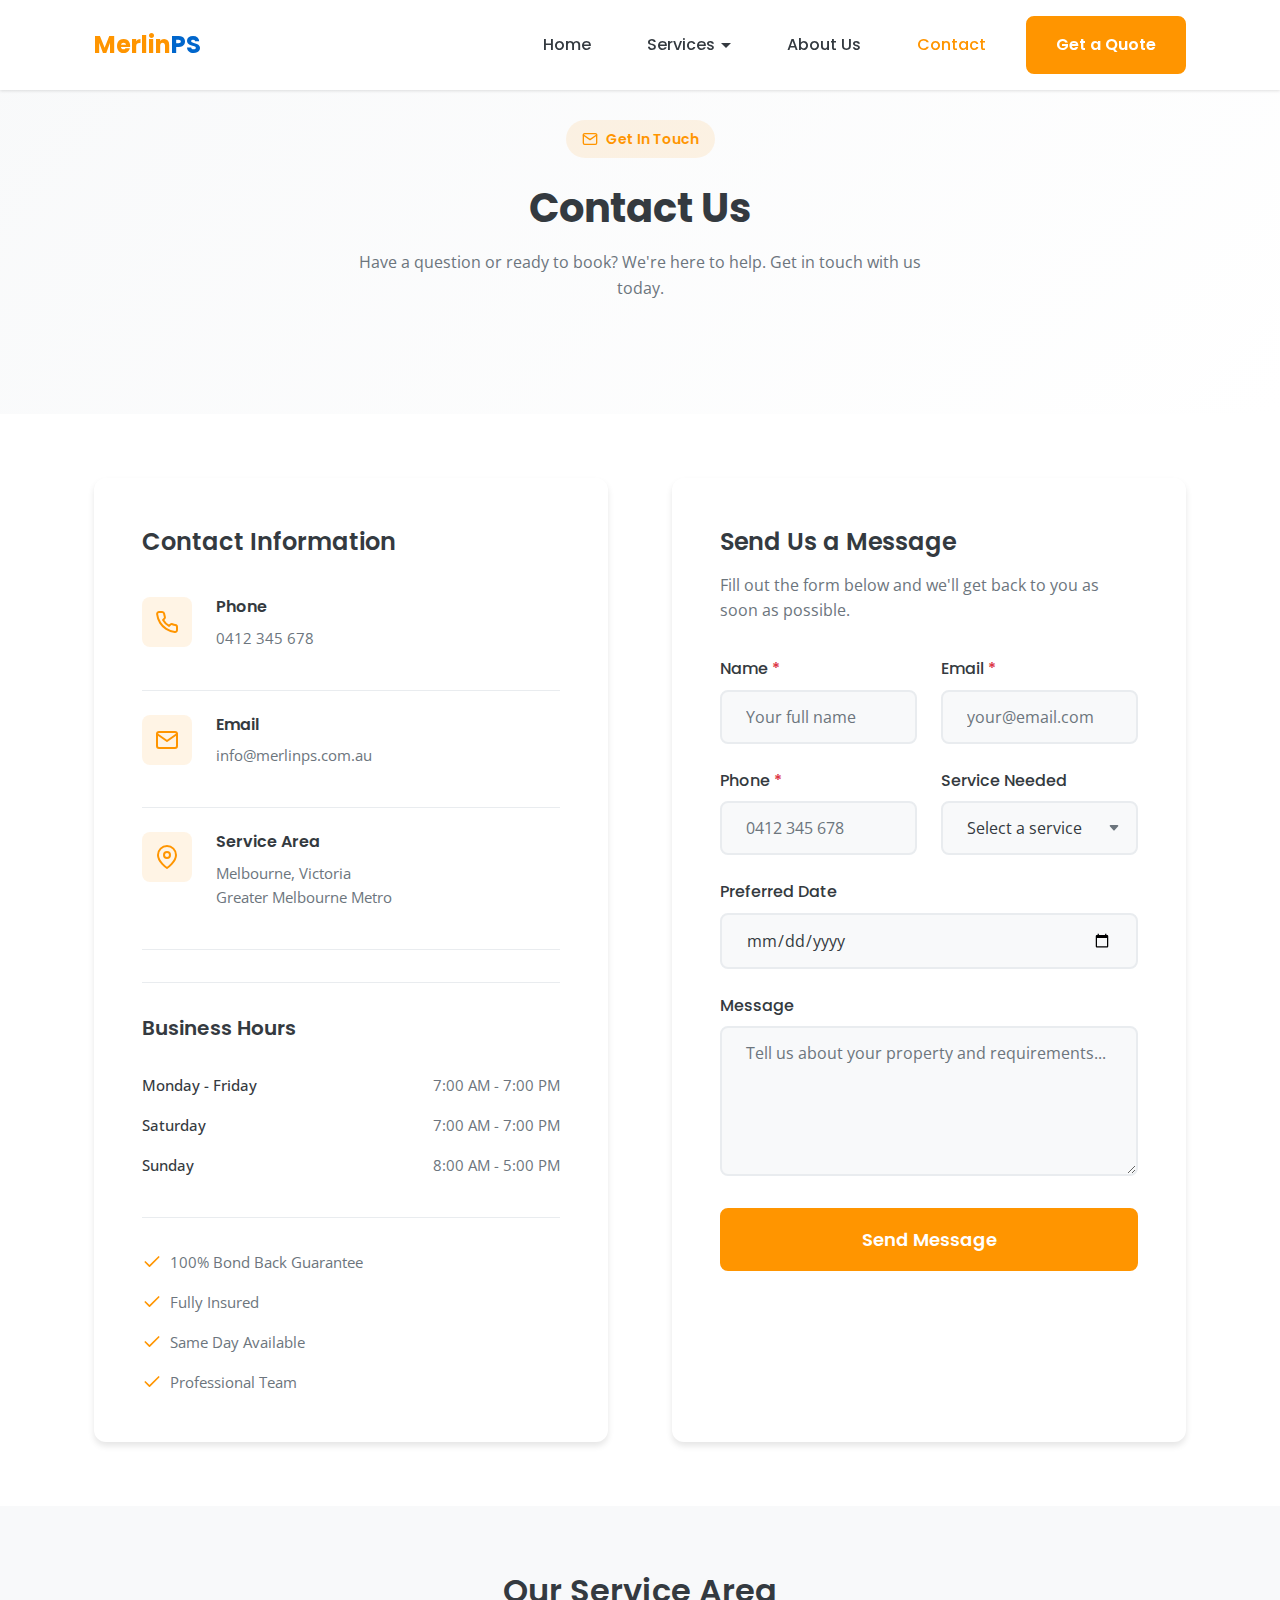
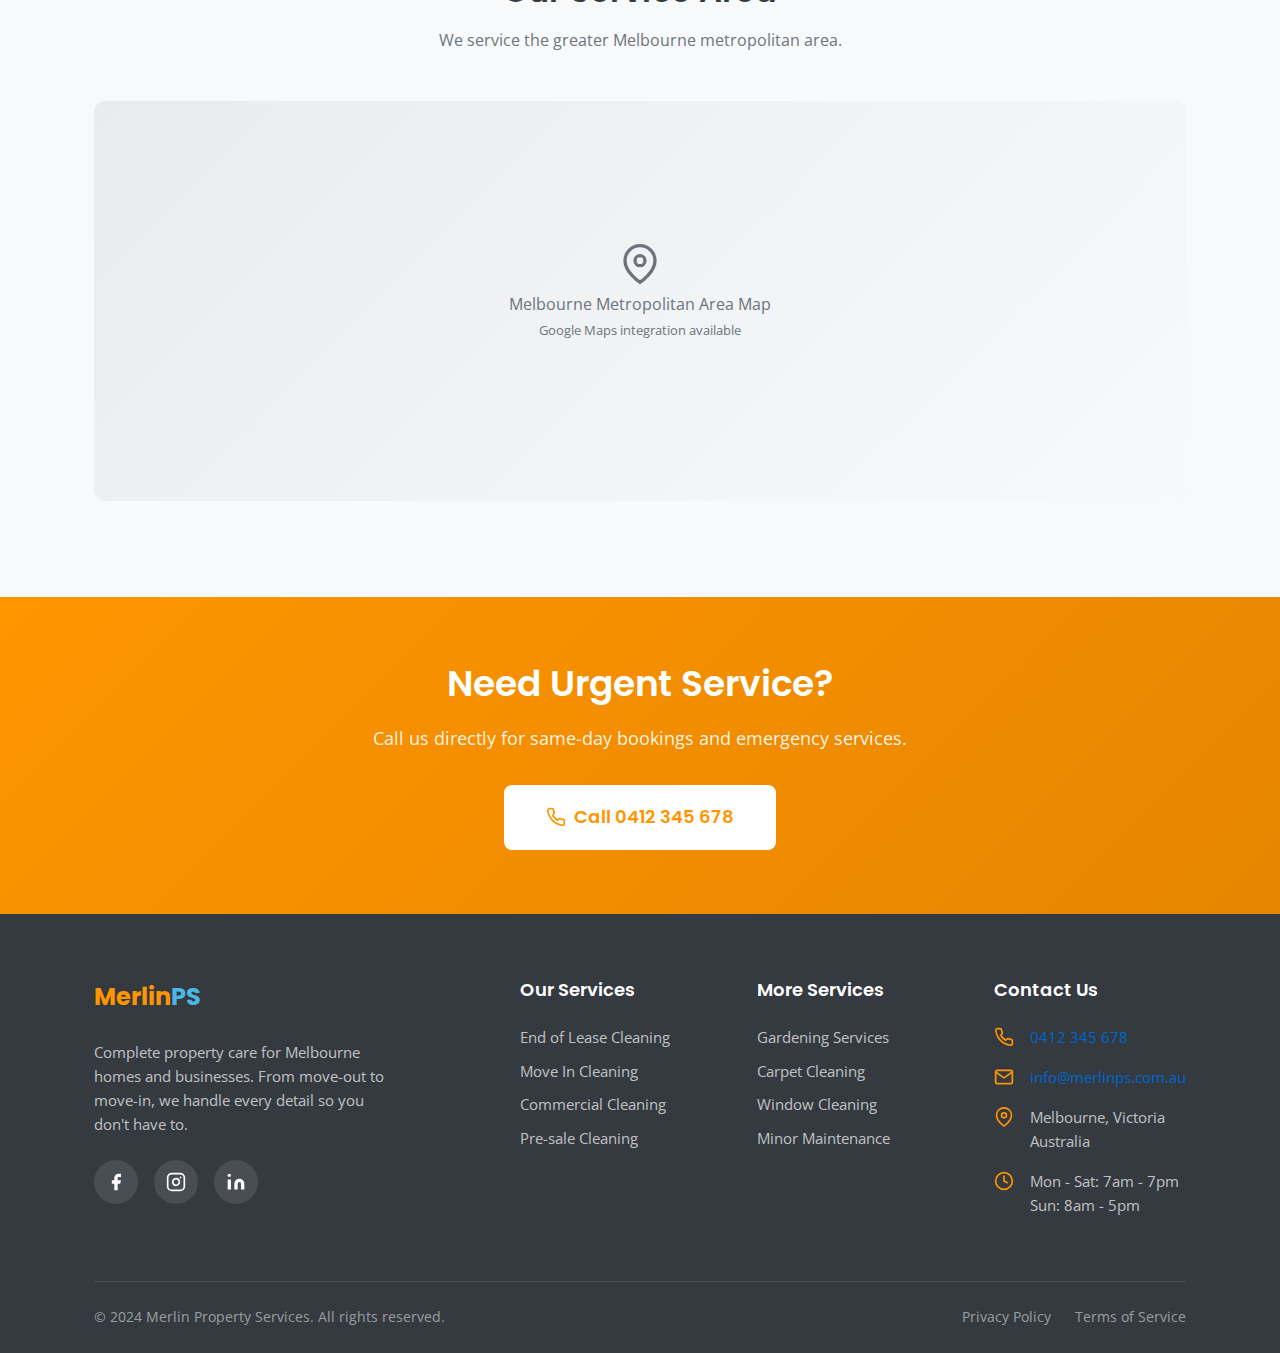
<file: contact.html>
<!DOCTYPE html>
<html lang="en">
<head>
    <meta charset="UTF-8">
    <meta name="viewport" content="width=device-width, initial-scale=1.0">
    <meta http-equiv="X-UA-Compatible" content="IE=edge">
    <title>Contact Us - Merlin Property Services</title>
    <meta name="description" content="Contact Merlin Property Services for a free quote on cleaning, gardening, and maintenance services in Melbourne.">
    
    <!-- Google Fonts -->
    <link rel="preconnect" href="https://fonts.googleapis.com">
    <link rel="preconnect" href="https://fonts.gstatic.com" crossorigin>
    <link href="https://fonts.googleapis.com/css2?family=Open+Sans:wght@400;500;600&family=Poppins:wght@500;600;700&display=swap" rel="stylesheet">
    
    <!-- Styles -->
    <link rel="stylesheet" href="wp-content/themes/mps-theme/style.css">
</head>
<body class="page page-contact">

<header class="site-header" id="site-header">
    <div class="header-container">
        <a href="index.html" class="site-logo" aria-label="Merlin Property Services">
            <span class="site-logo-text">Merlin<span>PS</span></span>
        </a>

        <nav class="main-nav" role="navigation" aria-label="Primary Navigation">
            <button class="nav-toggle" id="nav-toggle" aria-label="Toggle Navigation" aria-expanded="false">
                <span></span>
                <span></span>
                <span></span>
            </button>

            <ul class="nav-menu" id="primary-menu">
                <li><a href="index.html">Home</a></li>
                <li class="has-dropdown">
                    <a href="#">Services</a>
                    <ul class="dropdown-menu">
                        <li><a href="service-end-of-lease.html">End of Lease Cleaning</a></li>
                        <li><a href="service-move-in.html">Move In Cleaning</a></li>
                        <li><a href="service-commercial.html">Commercial Cleaning</a></li>
                        <li><a href="service-pre-sale.html">Pre-sale Cleaning</a></li>
                        <li><a href="service-gardening.html">Gardening Services</a></li>
                        <li><a href="service-carpet.html">Carpet Cleaning</a></li>
                        <li><a href="service-window.html">Window Cleaning</a></li>
                        <li><a href="service-maintenance.html">Minor Maintenance</a></li>
                    </ul>
                </li>
                <li><a href="about.html">About Us</a></li>
                <li><a href="contact.html" class="active">Contact</a></li>
            </ul>

            <a href="contact.html" class="btn btn-primary header-cta">Get a Quote</a>
        </nav>
    </div>
</header>

<main id="main-content" class="site-main">

<!-- Contact Hero Section -->
<section class="contact-hero">
    <div class="container">
        <div class="section-header">
            <span class="hero-badge">
                <svg xmlns="http://www.w3.org/2000/svg" viewBox="0 0 24 24" fill="none" stroke="currentColor" stroke-width="2" stroke-linecap="round" stroke-linejoin="round" width="16" height="16"><path d="M4 4h16c1.1 0 2 .9 2 2v12c0 1.1-.9 2-2 2H4c-1.1 0-2-.9-2-2V6c0-1.1.9-2 2-2z"></path><polyline points="22,6 12,13 2,6"></polyline></svg>
                Get In Touch
            </span>
            <h1>Contact Us</h1>
            <p>Have a question or ready to book? We're here to help. Get in touch with us today.</p>
        </div>
    </div>
</section>

<!-- Contact Content Section -->
<section class="section">
    <div class="container">
        <div class="contact-content">
            <!-- Contact Information -->
            <div class="contact-info-card">
                <h3>Contact Information</h3>
                
                <div class="contact-item">
                    <div class="contact-item-icon">
                        <svg xmlns="http://www.w3.org/2000/svg" viewBox="0 0 24 24" fill="none" stroke="currentColor" stroke-width="2" stroke-linecap="round" stroke-linejoin="round"><path d="M22 16.92v3a2 2 0 0 1-2.18 2 19.79 19.79 0 0 1-8.63-3.07 19.5 19.5 0 0 1-6-6 19.79 19.79 0 0 1-3.07-8.67A2 2 0 0 1 4.11 2h3a2 2 0 0 1 2 1.72 12.84 12.84 0 0 0 .7 2.81 2 2 0 0 1-.45 2.11L8.09 9.91a16 16 0 0 0 6 6l1.27-1.27a2 2 0 0 1 2.11-.45 12.84 12.84 0 0 0 2.81.7A2 2 0 0 1 22 16.92z"></path></svg>
                    </div>
                    <div class="contact-item-content">
                        <h4>Phone</h4>
                        <p><a href="tel:+61412345678">0412 345 678</a></p>
                    </div>
                </div>

                <div class="contact-item">
                    <div class="contact-item-icon">
                        <svg xmlns="http://www.w3.org/2000/svg" viewBox="0 0 24 24" fill="none" stroke="currentColor" stroke-width="2" stroke-linecap="round" stroke-linejoin="round"><path d="M4 4h16c1.1 0 2 .9 2 2v12c0 1.1-.9 2-2 2H4c-1.1 0-2-.9-2-2V6c0-1.1.9-2 2-2z"></path><polyline points="22,6 12,13 2,6"></polyline></svg>
                    </div>
                    <div class="contact-item-content">
                        <h4>Email</h4>
                        <p><a href="mailto:info@merlinps.com.au">info@merlinps.com.au</a></p>
                    </div>
                </div>

                <div class="contact-item">
                    <div class="contact-item-icon">
                        <svg xmlns="http://www.w3.org/2000/svg" viewBox="0 0 24 24" fill="none" stroke="currentColor" stroke-width="2" stroke-linecap="round" stroke-linejoin="round"><path d="M21 10c0 7-9 13-9 13s-9-6-9-13a9 9 0 0 1 18 0z"></path><circle cx="12" cy="10" r="3"></circle></svg>
                    </div>
                    <div class="contact-item-content">
                        <h4>Service Area</h4>
                        <p>Melbourne, Victoria<br>Greater Melbourne Metro</p>
                    </div>
                </div>

                <div class="business-hours">
                    <h4>Business Hours</h4>
                    <ul class="hours-list">
                        <li><span>Monday - Friday</span><span>7:00 AM - 7:00 PM</span></li>
                        <li><span>Saturday</span><span>7:00 AM - 7:00 PM</span></li>
                        <li><span>Sunday</span><span>8:00 AM - 5:00 PM</span></li>
                    </ul>
                </div>

                <!-- Trust Badges -->
                <div style="margin-top: var(--spacing-lg); padding-top: var(--spacing-lg); border-top: 1px solid var(--light-gray);">
                    <div class="hero-features" style="flex-direction: column; gap: var(--spacing-sm);">
                        <div class="hero-feature">
                            <svg xmlns="http://www.w3.org/2000/svg" viewBox="0 0 24 24" fill="none" stroke="currentColor" stroke-width="2" stroke-linecap="round" stroke-linejoin="round" width="20" height="20"><polyline points="20 6 9 17 4 12"></polyline></svg>
                            <span>100% Bond Back Guarantee</span>
                        </div>
                        <div class="hero-feature">
                            <svg xmlns="http://www.w3.org/2000/svg" viewBox="0 0 24 24" fill="none" stroke="currentColor" stroke-width="2" stroke-linecap="round" stroke-linejoin="round" width="20" height="20"><polyline points="20 6 9 17 4 12"></polyline></svg>
                            <span>Fully Insured</span>
                        </div>
                        <div class="hero-feature">
                            <svg xmlns="http://www.w3.org/2000/svg" viewBox="0 0 24 24" fill="none" stroke="currentColor" stroke-width="2" stroke-linecap="round" stroke-linejoin="round" width="20" height="20"><polyline points="20 6 9 17 4 12"></polyline></svg>
                            <span>Same Day Available</span>
                        </div>
                        <div class="hero-feature">
                            <svg xmlns="http://www.w3.org/2000/svg" viewBox="0 0 24 24" fill="none" stroke="currentColor" stroke-width="2" stroke-linecap="round" stroke-linejoin="round" width="20" height="20"><polyline points="20 6 9 17 4 12"></polyline></svg>
                            <span>Professional Team</span>
                        </div>
                    </div>
                </div>
            </div>

            <!-- Contact Form -->
            <div class="contact-form">
                <h3>Send Us a Message</h3>
                <p style="margin-bottom: var(--spacing-lg); color: var(--neutral-color);">Fill out the form below and we'll get back to you as soon as possible.</p>
                
                <form id="contact-form" method="post" novalidate>
                    <div class="form-row">
                        <div class="form-group">
                            <label for="contact-name">Name <span class="required">*</span></label>
                            <input type="text" id="contact-name" name="name" class="form-control" placeholder="Your full name" required>
                        </div>
                        <div class="form-group">
                            <label for="contact-email">Email <span class="required">*</span></label>
                            <input type="email" id="contact-email" name="email" class="form-control" placeholder="your@email.com" required>
                        </div>
                    </div>

                    <div class="form-row">
                        <div class="form-group">
                            <label for="contact-phone">Phone <span class="required">*</span></label>
                            <input type="tel" id="contact-phone" name="phone" class="form-control" placeholder="0412 345 678" required>
                        </div>
                        <div class="form-group">
                            <label for="contact-service">Service Needed</label>
                            <select id="contact-service" name="service" class="form-control">
                                <option value="">Select a service</option>
                                <option value="End of Lease Cleaning">End of Lease Cleaning</option>
                                <option value="Move In Cleaning">Move In Cleaning</option>
                                <option value="Commercial Cleaning">Commercial Cleaning</option>
                                <option value="Pre-sale Cleaning">Pre-sale Cleaning</option>
                                <option value="Gardening Services">Gardening Services</option>
                                <option value="Carpet Cleaning">Carpet Cleaning</option>
                                <option value="Window Cleaning">Window Cleaning</option>
                                <option value="Minor Maintenance">Minor Maintenance</option>
                                <option value="Other">Other</option>
                            </select>
                        </div>
                    </div>

                    <div class="form-group">
                        <label for="contact-date">Preferred Date</label>
                        <input type="date" id="contact-date" name="preferred_date" class="form-control">
                    </div>

                    <div class="form-group">
                        <label for="contact-message">Message</label>
                        <textarea id="contact-message" name="message" class="form-control" rows="5" placeholder="Tell us about your property and requirements..."></textarea>
                    </div>

                    <button type="submit" class="btn btn-primary btn-lg" style="width: 100%;">
                        Send Message
                    </button>

                    <div id="form-message" style="margin-top: var(--spacing-md); display: none;"></div>
                </form>
            </div>
        </div>
    </div>
</section>

<!-- Service Area Map Section -->
<section class="section service-area-section">
    <div class="container">
        <div class="section-header">
            <h2>Our Service Area</h2>
            <p>We service the greater Melbourne metropolitan area.</p>
        </div>
        <div class="service-area-map">
            <div style="width: 100%; height: 100%; display: flex; align-items: center; justify-content: center; background: linear-gradient(135deg, #e9ecef 0%, #f8f9fa 100%); border-radius: 12px;">
                <p style="color: #6C757D; text-align: center;">
                    <svg xmlns="http://www.w3.org/2000/svg" viewBox="0 0 24 24" fill="none" stroke="currentColor" stroke-width="2" stroke-linecap="round" stroke-linejoin="round" width="40" height="40"><path d="M21 10c0 7-9 13-9 13s-9-6-9-13a9 9 0 0 1 18 0z"></path><circle cx="12" cy="10" r="3"></circle></svg>
                    <br>Melbourne Metropolitan Area Map<br>
                    <small>Google Maps integration available</small>
                </p>
            </div>
        </div>
    </div>
</section>

<!-- CTA Section -->
<section class="cta-section">
    <div class="container">
        <div class="cta-content">
            <h2>Need Urgent Service?</h2>
            <p>Call us directly for same-day bookings and emergency services.</p>
            <div class="cta-buttons">
                <a href="tel:+61412345678" class="btn btn-white btn-lg">
                    <svg xmlns="http://www.w3.org/2000/svg" viewBox="0 0 24 24" fill="none" stroke="currentColor" stroke-width="2" stroke-linecap="round" stroke-linejoin="round" width="20" height="20"><path d="M22 16.92v3a2 2 0 0 1-2.18 2 19.79 19.79 0 0 1-8.63-3.07 19.5 19.5 0 0 1-6-6 19.79 19.79 0 0 1-3.07-8.67A2 2 0 0 1 4.11 2h3a2 2 0 0 1 2 1.72 12.84 12.84 0 0 0 .7 2.81 2 2 0 0 1-.45 2.11L8.09 9.91a16 16 0 0 0 6 6l1.27-1.27a2 2 0 0 1 2.11-.45 12.84 12.84 0 0 0 2.81.7A2 2 0 0 1 22 16.92z"></path></svg>
                    Call 0412 345 678
                </a>
            </div>
        </div>
    </div>
</section>

</main>

<footer class="site-footer">
    <div class="container">
        <div class="footer-main">
            <div class="footer-brand">
                <a href="index.html" class="footer-logo">
                    <span class="footer-logo-text">Merlin<span>PS</span></span>
                </a>
                <p>Complete property care for Melbourne homes and businesses. From move-out to move-in, we handle every detail so you don't have to.</p>
                <div class="footer-social">
                    <a href="#" class="social-link" aria-label="Facebook">
                        <svg xmlns="http://www.w3.org/2000/svg" viewBox="0 0 24 24" fill="currentColor"><path d="M18 2h-3a5 5 0 0 0-5 5v3H7v4h3v8h4v-8h3l1-4h-4V7a1 1 0 0 1 1-1h3z"></path></svg>
                    </a>
                    <a href="#" class="social-link" aria-label="Instagram">
                        <svg xmlns="http://www.w3.org/2000/svg" viewBox="0 0 24 24" fill="none" stroke="currentColor" stroke-width="2" stroke-linecap="round" stroke-linejoin="round"><rect x="2" y="2" width="20" height="20" rx="5" ry="5"></rect><path d="M16 11.37A4 4 0 1 1 12.63 8 4 4 0 0 1 16 11.37z"></path><line x1="17.5" y1="6.5" x2="17.51" y2="6.5"></line></svg>
                    </a>
                    <a href="#" class="social-link" aria-label="LinkedIn">
                        <svg xmlns="http://www.w3.org/2000/svg" viewBox="0 0 24 24" fill="currentColor"><path d="M16 8a6 6 0 0 1 6 6v7h-4v-7a2 2 0 0 0-2-2 2 2 0 0 0-2 2v7h-4v-7a6 6 0 0 1 6-6z"></path><rect x="2" y="9" width="4" height="12"></rect><circle cx="4" cy="4" r="2"></circle></svg>
                    </a>
                </div>
            </div>

            <div class="footer-column">
                <h4>Our Services</h4>
                <ul class="footer-menu">
                    <li><a href="service-end-of-lease.html">End of Lease Cleaning</a></li>
                    <li><a href="service-move-in.html">Move In Cleaning</a></li>
                    <li><a href="service-commercial.html">Commercial Cleaning</a></li>
                    <li><a href="service-pre-sale.html">Pre-sale Cleaning</a></li>
                </ul>
            </div>

            <div class="footer-column">
                <h4>More Services</h4>
                <ul class="footer-menu">
                    <li><a href="service-gardening.html">Gardening Services</a></li>
                    <li><a href="service-carpet.html">Carpet Cleaning</a></li>
                    <li><a href="service-window.html">Window Cleaning</a></li>
                    <li><a href="service-maintenance.html">Minor Maintenance</a></li>
                </ul>
            </div>

            <div class="footer-column">
                <h4>Contact Us</h4>
                <ul class="footer-contact">
                    <li>
                        <svg xmlns="http://www.w3.org/2000/svg" viewBox="0 0 24 24" fill="none" stroke="currentColor" stroke-width="2" stroke-linecap="round" stroke-linejoin="round"><path d="M22 16.92v3a2 2 0 0 1-2.18 2 19.79 19.79 0 0 1-8.63-3.07 19.5 19.5 0 0 1-6-6 19.79 19.79 0 0 1-3.07-8.67A2 2 0 0 1 4.11 2h3a2 2 0 0 1 2 1.72 12.84 12.84 0 0 0 .7 2.81 2 2 0 0 1-.45 2.11L8.09 9.91a16 16 0 0 0 6 6l1.27-1.27a2 2 0 0 1 2.11-.45 12.84 12.84 0 0 0 2.81.7A2 2 0 0 1 22 16.92z"></path></svg>
                        <span><a href="tel:+61412345678">0412 345 678</a></span>
                    </li>
                    <li>
                        <svg xmlns="http://www.w3.org/2000/svg" viewBox="0 0 24 24" fill="none" stroke="currentColor" stroke-width="2" stroke-linecap="round" stroke-linejoin="round"><path d="M4 4h16c1.1 0 2 .9 2 2v12c0 1.1-.9 2-2 2H4c-1.1 0-2-.9-2-2V6c0-1.1.9-2 2-2z"></path><polyline points="22,6 12,13 2,6"></polyline></svg>
                        <span><a href="mailto:info@merlinps.com.au">info@merlinps.com.au</a></span>
                    </li>
                    <li>
                        <svg xmlns="http://www.w3.org/2000/svg" viewBox="0 0 24 24" fill="none" stroke="currentColor" stroke-width="2" stroke-linecap="round" stroke-linejoin="round"><path d="M21 10c0 7-9 13-9 13s-9-6-9-13a9 9 0 0 1 18 0z"></path><circle cx="12" cy="10" r="3"></circle></svg>
                        <span>Melbourne, Victoria<br>Australia</span>
                    </li>
                    <li>
                        <svg xmlns="http://www.w3.org/2000/svg" viewBox="0 0 24 24" fill="none" stroke="currentColor" stroke-width="2" stroke-linecap="round" stroke-linejoin="round"><circle cx="12" cy="12" r="10"></circle><polyline points="12 6 12 12 16 14"></polyline></svg>
                        <span>Mon - Sat: 7am - 7pm<br>Sun: 8am - 5pm</span>
                    </li>
                </ul>
            </div>
        </div>

        <div class="footer-bottom">
            <p>&copy; 2024 Merlin Property Services. All rights reserved.</p>
            <div class="footer-bottom-links">
                <a href="#">Privacy Policy</a>
                <a href="#">Terms of Service</a>
            </div>
        </div>
    </div>
</footer>

<script src="wp-content/themes/mps-theme/assets/js/main.js"></script>
</body>
</html>
</file>
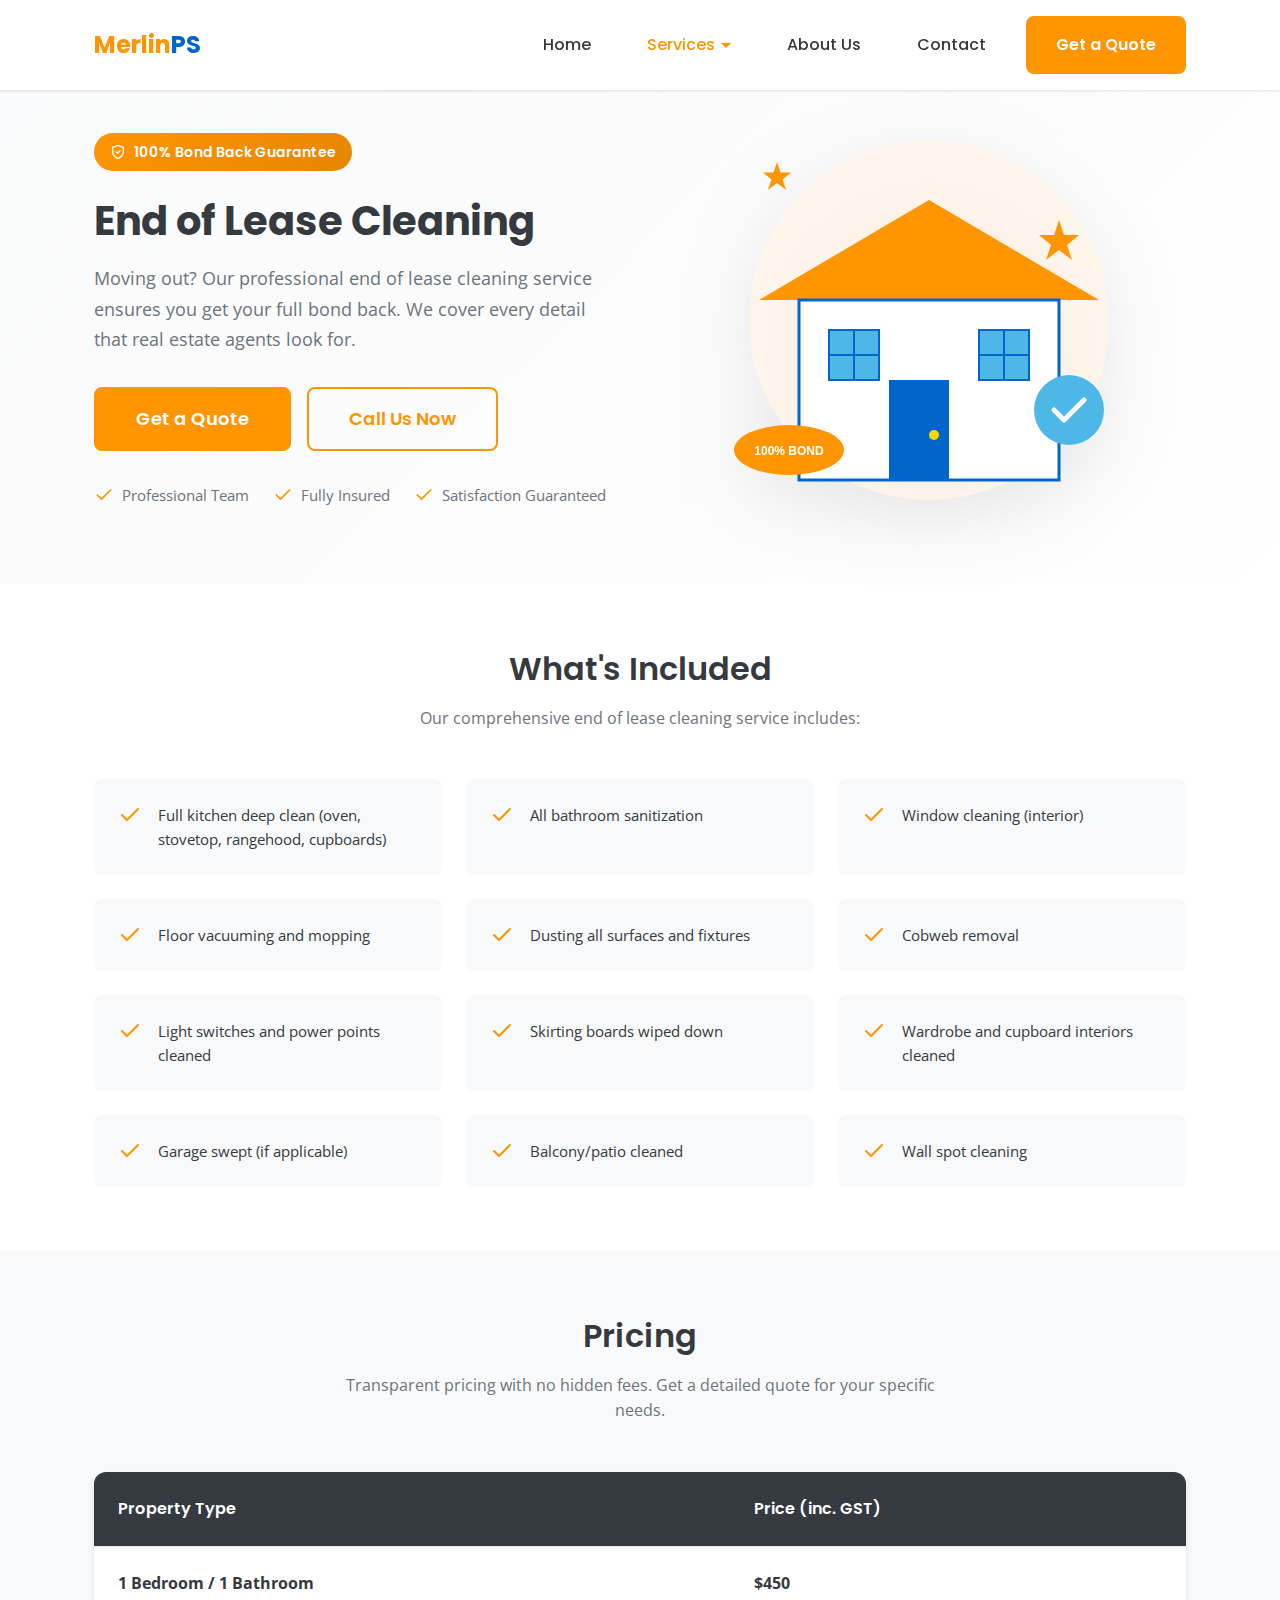
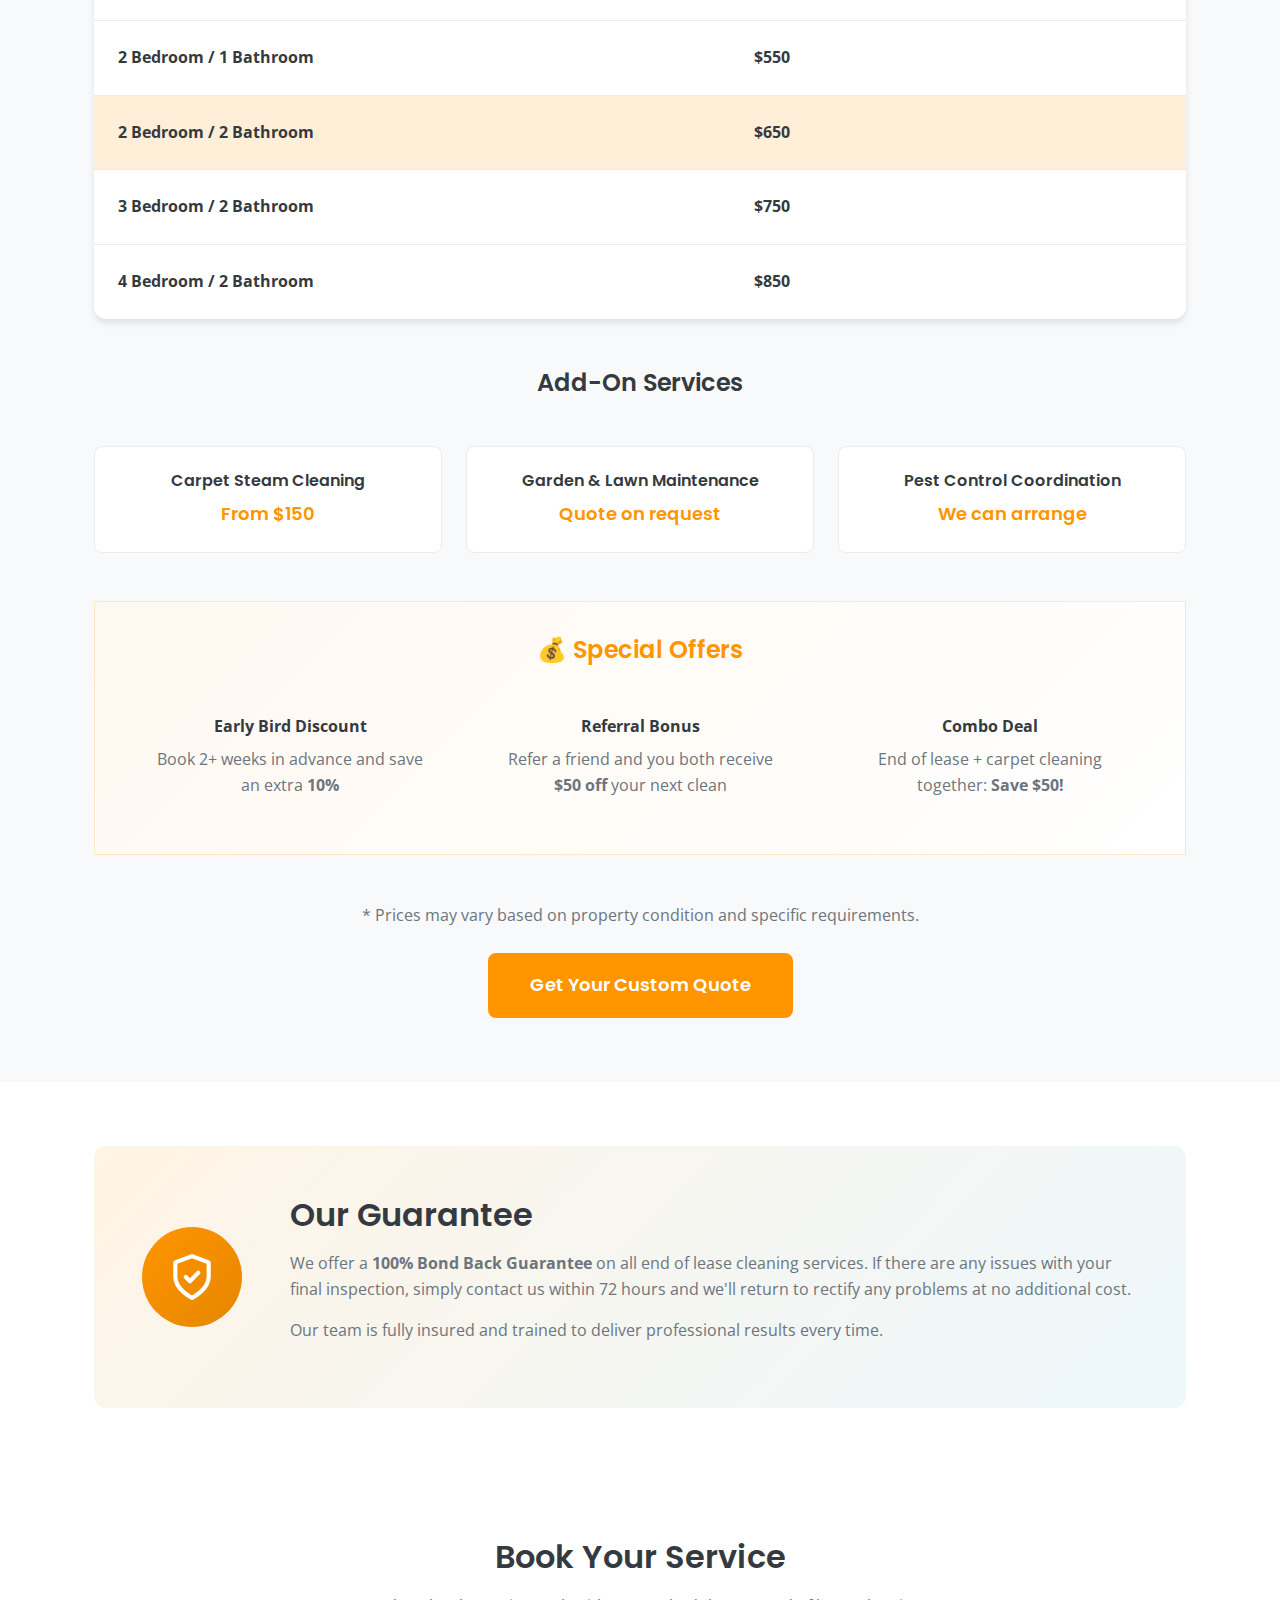
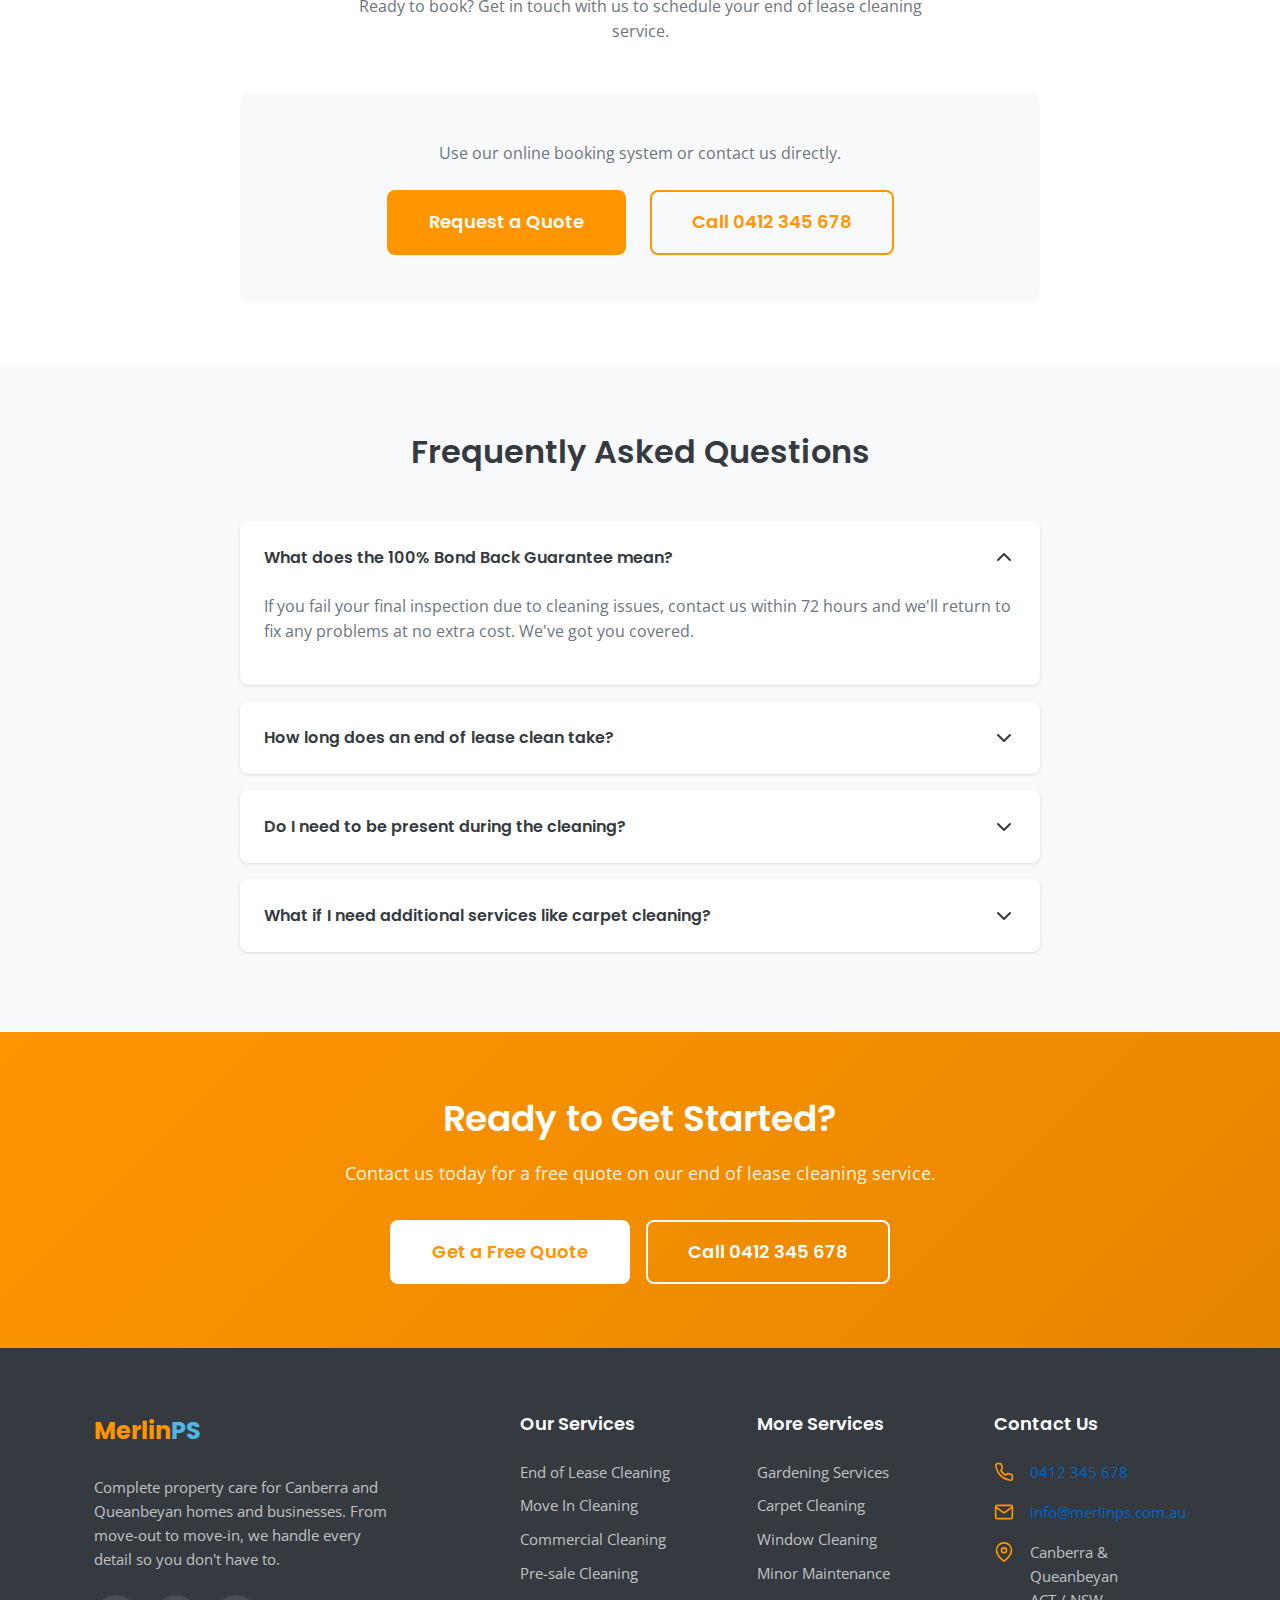
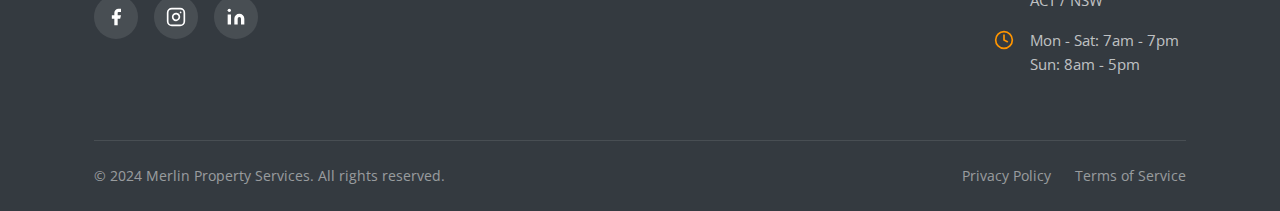
<file: service-end-of-lease.html>
<!DOCTYPE html>
<html lang="en">
<head>
    <meta charset="UTF-8">
    <meta name="viewport" content="width=device-width, initial-scale=1.0">
    <meta http-equiv="X-UA-Compatible" content="IE=edge">
    <title>End of Lease Cleaning - Merlin Property Services</title>
    <meta name="description" content="Professional end of lease cleaning with 100% Bond Back Guarantee. Canberra's trusted move-out cleaning service. Servicing all Canberra suburbs and Queanbeyan.">
    
    <!-- Google Fonts -->
    <link rel="preconnect" href="https://fonts.googleapis.com">
    <link rel="preconnect" href="https://fonts.gstatic.com" crossorigin>
    <link href="https://fonts.googleapis.com/css2?family=Open+Sans:wght@400;500;600&family=Poppins:wght@500;600;700&display=swap" rel="stylesheet">
    
    <!-- Styles -->
    <link rel="stylesheet" href="wp-content/themes/mps-theme/style.css">
</head>
<body class="page service-page page-end-of-lease-cleaning">

<header class="site-header" id="site-header">
    <div class="header-container">
        <a href="index.html" class="site-logo" aria-label="Merlin Property Services">
            <span class="site-logo-text">Merlin<span>PS</span></span>
        </a>

        <nav class="main-nav" role="navigation" aria-label="Primary Navigation">
            <button class="nav-toggle" id="nav-toggle" aria-label="Toggle Navigation" aria-expanded="false">
                <span></span>
                <span></span>
                <span></span>
            </button>

            <ul class="nav-menu" id="primary-menu">
                <li><a href="index.html">Home</a></li>
                <li class="has-dropdown">
                    <a href="#" class="active">Services</a>
                    <ul class="dropdown-menu">
                        <li><a href="service-end-of-lease.html" class="active">End of Lease Cleaning</a></li>
                        <li><a href="service-move-in.html">Move In Cleaning</a></li>
                        <li><a href="service-commercial.html">Commercial Cleaning</a></li>
                        <li><a href="service-pre-sale.html">Pre-sale Cleaning</a></li>
                        <li><a href="service-gardening.html">Gardening Services</a></li>
                        <li><a href="service-carpet.html">Carpet Cleaning</a></li>
                        <li><a href="service-window.html">Window Cleaning</a></li>
                        <li><a href="service-maintenance.html">Minor Maintenance</a></li>
                    </ul>
                </li>
                <li><a href="about.html">About Us</a></li>
                <li><a href="contact.html">Contact</a></li>
            </ul>

            <a href="contact.html" class="btn btn-primary header-cta">Get a Quote</a>
        </nav>
    </div>
</header>

<main id="main-content" class="site-main">

<!-- Service Hero Section -->
<section class="service-hero">
    <div class="container">
        <div class="service-hero-content">
            <div class="service-hero-text">
                <span class="service-badge guarantee-badge">
                    <svg xmlns="http://www.w3.org/2000/svg" viewBox="0 0 24 24" fill="none" stroke="currentColor" stroke-width="2" stroke-linecap="round" stroke-linejoin="round" width="16" height="16"><path d="M12 22s8-4 8-10V5l-8-3-8 3v7c0 6 8 10 8 10z"></path><polyline points="9 12 11 14 15 10"></polyline></svg>
                    100% Bond Back Guarantee
                </span>
                
                <h1>End of Lease Cleaning</h1>
                
                <p class="hero-description">Moving out? Our professional end of lease cleaning service ensures you get your full bond back. We cover every detail that real estate agents look for.</p>
                
                <div class="hero-buttons">
                    <a href="contact.html" class="btn btn-primary btn-lg">Get a Quote</a>
                    <a href="tel:+61412345678" class="btn btn-outline btn-lg">Call Us Now</a>
                </div>
                
                <div class="hero-features">
                    <div class="hero-feature">
                        <svg xmlns="http://www.w3.org/2000/svg" viewBox="0 0 24 24" fill="none" stroke="currentColor" stroke-width="2" stroke-linecap="round" stroke-linejoin="round" width="20" height="20"><polyline points="20 6 9 17 4 12"></polyline></svg>
                        <span>Professional Team</span>
                    </div>
                    <div class="hero-feature">
                        <svg xmlns="http://www.w3.org/2000/svg" viewBox="0 0 24 24" fill="none" stroke="currentColor" stroke-width="2" stroke-linecap="round" stroke-linejoin="round" width="20" height="20"><polyline points="20 6 9 17 4 12"></polyline></svg>
                        <span>Fully Insured</span>
                    </div>
                    <div class="hero-feature">
                        <svg xmlns="http://www.w3.org/2000/svg" viewBox="0 0 24 24" fill="none" stroke="currentColor" stroke-width="2" stroke-linecap="round" stroke-linejoin="round" width="20" height="20"><polyline points="20 6 9 17 4 12"></polyline></svg>
                        <span>Satisfaction Guaranteed</span>
                    </div>
                </div>
            </div>
            <div class="hero-image">
                <img src="wp-content/themes/mps-theme/assets/images/service-end-of-lease.svg" alt="End of Lease Cleaning" width="500" height="400">
            </div>
        </div>
    </div>
</section>

<!-- What's Included Section -->
<section class="section whats-included">
    <div class="container">
        <div class="section-header">
            <h2>What's Included</h2>
            <p>Our comprehensive end of lease cleaning service includes:</p>
        </div>
        <div class="included-grid">
            <div class="included-item">
                <svg xmlns="http://www.w3.org/2000/svg" viewBox="0 0 24 24" fill="none" stroke="currentColor" stroke-width="2" stroke-linecap="round" stroke-linejoin="round"><polyline points="20 6 9 17 4 12"></polyline></svg>
                <span>Full kitchen deep clean (oven, stovetop, rangehood, cupboards)</span>
            </div>
            <div class="included-item">
                <svg xmlns="http://www.w3.org/2000/svg" viewBox="0 0 24 24" fill="none" stroke="currentColor" stroke-width="2" stroke-linecap="round" stroke-linejoin="round"><polyline points="20 6 9 17 4 12"></polyline></svg>
                <span>All bathroom sanitization</span>
            </div>
            <div class="included-item">
                <svg xmlns="http://www.w3.org/2000/svg" viewBox="0 0 24 24" fill="none" stroke="currentColor" stroke-width="2" stroke-linecap="round" stroke-linejoin="round"><polyline points="20 6 9 17 4 12"></polyline></svg>
                <span>Window cleaning (interior)</span>
            </div>
            <div class="included-item">
                <svg xmlns="http://www.w3.org/2000/svg" viewBox="0 0 24 24" fill="none" stroke="currentColor" stroke-width="2" stroke-linecap="round" stroke-linejoin="round"><polyline points="20 6 9 17 4 12"></polyline></svg>
                <span>Floor vacuuming and mopping</span>
            </div>
            <div class="included-item">
                <svg xmlns="http://www.w3.org/2000/svg" viewBox="0 0 24 24" fill="none" stroke="currentColor" stroke-width="2" stroke-linecap="round" stroke-linejoin="round"><polyline points="20 6 9 17 4 12"></polyline></svg>
                <span>Dusting all surfaces and fixtures</span>
            </div>
            <div class="included-item">
                <svg xmlns="http://www.w3.org/2000/svg" viewBox="0 0 24 24" fill="none" stroke="currentColor" stroke-width="2" stroke-linecap="round" stroke-linejoin="round"><polyline points="20 6 9 17 4 12"></polyline></svg>
                <span>Cobweb removal</span>
            </div>
            <div class="included-item">
                <svg xmlns="http://www.w3.org/2000/svg" viewBox="0 0 24 24" fill="none" stroke="currentColor" stroke-width="2" stroke-linecap="round" stroke-linejoin="round"><polyline points="20 6 9 17 4 12"></polyline></svg>
                <span>Light switches and power points cleaned</span>
            </div>
            <div class="included-item">
                <svg xmlns="http://www.w3.org/2000/svg" viewBox="0 0 24 24" fill="none" stroke="currentColor" stroke-width="2" stroke-linecap="round" stroke-linejoin="round"><polyline points="20 6 9 17 4 12"></polyline></svg>
                <span>Skirting boards wiped down</span>
            </div>
            <div class="included-item">
                <svg xmlns="http://www.w3.org/2000/svg" viewBox="0 0 24 24" fill="none" stroke="currentColor" stroke-width="2" stroke-linecap="round" stroke-linejoin="round"><polyline points="20 6 9 17 4 12"></polyline></svg>
                <span>Wardrobe and cupboard interiors cleaned</span>
            </div>
            <div class="included-item">
                <svg xmlns="http://www.w3.org/2000/svg" viewBox="0 0 24 24" fill="none" stroke="currentColor" stroke-width="2" stroke-linecap="round" stroke-linejoin="round"><polyline points="20 6 9 17 4 12"></polyline></svg>
                <span>Garage swept (if applicable)</span>
            </div>
            <div class="included-item">
                <svg xmlns="http://www.w3.org/2000/svg" viewBox="0 0 24 24" fill="none" stroke="currentColor" stroke-width="2" stroke-linecap="round" stroke-linejoin="round"><polyline points="20 6 9 17 4 12"></polyline></svg>
                <span>Balcony/patio cleaned</span>
            </div>
            <div class="included-item">
                <svg xmlns="http://www.w3.org/2000/svg" viewBox="0 0 24 24" fill="none" stroke="currentColor" stroke-width="2" stroke-linecap="round" stroke-linejoin="round"><polyline points="20 6 9 17 4 12"></polyline></svg>
                <span>Wall spot cleaning</span>
            </div>
        </div>
    </div>
</section>

<!-- Pricing Section -->
<section class="section pricing-section" id="pricing">
    <div class="container">
        <div class="section-header">
            <h2>Pricing</h2>
            <p>Transparent pricing with no hidden fees. Get a detailed quote for your specific needs.</p>
        </div>
        
        <table class="pricing-table">
            <thead>
                <tr>
                    <th>Property Type</th>
                    <th>Price (inc. GST)</th>
                </tr>
            </thead>
            <tbody>
                <tr>
                    <td><strong>1 Bedroom / 1 Bathroom</strong></td>
                    <td><strong>$450</strong></td>
                </tr>
                <tr>
                    <td><strong>2 Bedroom / 1 Bathroom</strong></td>
                    <td><strong>$550</strong></td>
                </tr>
                <tr class="price-highlight">
                    <td><strong>2 Bedroom / 2 Bathroom</strong></td>
                    <td><strong>$650</strong></td>
                </tr>
                <tr>
                    <td><strong>3 Bedroom / 2 Bathroom</strong></td>
                    <td><strong>$750</strong></td>
                </tr>
                <tr>
                    <td><strong>4 Bedroom / 2 Bathroom</strong></td>
                    <td><strong>$850</strong></td>
                </tr>
            </tbody>
        </table>

        <h3 style="margin-top: var(--spacing-xl); text-align: center;">Add-On Services</h3>
        <div class="addons-grid">
            <div class="addon-card">
                <h4>Carpet Steam Cleaning</h4>
                <span class="price">From $150</span>
            </div>
            <div class="addon-card">
                <h4>Garden & Lawn Maintenance</h4>
                <span class="price">Quote on request</span>
            </div>
            <div class="addon-card">
                <h4>Pest Control Coordination</h4>
                <span class="price">We can arrange</span>
            </div>
        </div>

        <div class="special-offers" style="background: linear-gradient(135deg, #fff8f0 0%, #fff 100%); padding: var(--spacing-lg); border-radius: var(--border-radius-lg); margin-top: var(--spacing-xl); border: 1px solid rgba(255, 149, 0, 0.2);">
            <h3 style="color: var(--primary-color); margin-bottom: var(--spacing-md); text-align: center;">💰 Special Offers</h3>
            <div style="display: grid; grid-template-columns: repeat(auto-fit, minmax(250px, 1fr)); gap: var(--spacing-md);">
                <div style="text-align: center; padding: var(--spacing-md);">
                    <strong>Early Bird Discount</strong>
                    <p style="margin: 0.5rem 0 0 0;">Book 2+ weeks in advance and save an extra <strong>10%</strong></p>
                </div>
                <div style="text-align: center; padding: var(--spacing-md);">
                    <strong>Referral Bonus</strong>
                    <p style="margin: 0.5rem 0 0 0;">Refer a friend and you both receive <strong>$50 off</strong> your next clean</p>
                </div>
                <div style="text-align: center; padding: var(--spacing-md);">
                    <strong>Combo Deal</strong>
                    <p style="margin: 0.5rem 0 0 0;">End of lease + carpet cleaning together: <strong>Save $50!</strong></p>
                </div>
            </div>
        </div>

        <div style="text-align: center; margin-top: var(--spacing-xl);">
            <p style="color: var(--neutral-color); margin-bottom: var(--spacing-md);">* Prices may vary based on property condition and specific requirements.</p>
            <a href="contact.html" class="btn btn-primary btn-lg">Get Your Custom Quote</a>
        </div>
    </div>
</section>

<!-- Guarantee Section -->
<section class="section guarantee-section">
    <div class="container">
        <div class="guarantee-content">
            <div class="guarantee-icon">
                <svg xmlns="http://www.w3.org/2000/svg" viewBox="0 0 24 24" fill="none" stroke="currentColor" stroke-width="2" stroke-linecap="round" stroke-linejoin="round"><path d="M12 22s8-4 8-10V5l-8-3-8 3v7c0 6 8 10 8 10z"></path><polyline points="9 12 11 14 15 10"></polyline></svg>
            </div>
            <div class="guarantee-text">
                <h2>Our Guarantee</h2>
                <p>We offer a <strong>100% Bond Back Guarantee</strong> on all end of lease cleaning services. If there are any issues with your final inspection, simply contact us within 72 hours and we'll return to rectify any problems at no additional cost.</p>
                <p>Our team is fully insured and trained to deliver professional results every time.</p>
            </div>
        </div>
    </div>
</section>

<!-- Booking Section -->
<section class="section booking-section" id="book">
    <div class="container">
        <div class="section-header">
            <h2>Book Your Service</h2>
            <p>Ready to book? Get in touch with us to schedule your end of lease cleaning service.</p>
        </div>
        <div class="booking-widget">
            <p style="color: var(--neutral-color); margin-bottom: var(--spacing-md);">Use our online booking system or contact us directly.</p>
            <div style="display: flex; gap: var(--spacing-md); justify-content: center; flex-wrap: wrap;">
                <a href="contact.html" class="btn btn-primary btn-lg">Request a Quote</a>
                <a href="tel:+61412345678" class="btn btn-outline btn-lg">Call 0412 345 678</a>
            </div>
        </div>
    </div>
</section>

<!-- FAQ Section -->
<section class="section faq-section">
    <div class="container">
        <div class="section-header">
            <h2>Frequently Asked Questions</h2>
        </div>
        <div class="faq-list">
            <div class="faq-item active">
                <button class="faq-question" aria-expanded="true">
                    What does the 100% Bond Back Guarantee mean?
                    <svg xmlns="http://www.w3.org/2000/svg" viewBox="0 0 24 24" fill="none" stroke="currentColor" stroke-width="2" stroke-linecap="round" stroke-linejoin="round"><polyline points="6 9 12 15 18 9"></polyline></svg>
                </button>
                <div class="faq-answer">
                    <p>If you fail your final inspection due to cleaning issues, contact us within 72 hours and we'll return to fix any problems at no extra cost. We've got you covered.</p>
                </div>
            </div>
            <div class="faq-item">
                <button class="faq-question" aria-expanded="false">
                    How long does an end of lease clean take?
                    <svg xmlns="http://www.w3.org/2000/svg" viewBox="0 0 24 24" fill="none" stroke="currentColor" stroke-width="2" stroke-linecap="round" stroke-linejoin="round"><polyline points="6 9 12 15 18 9"></polyline></svg>
                </button>
                <div class="faq-answer">
                    <p>Typically 4-8 hours depending on the property size and condition. A 2-bedroom apartment usually takes about 4-5 hours, while a 3-bedroom house can take 6-8 hours.</p>
                </div>
            </div>
            <div class="faq-item">
                <button class="faq-question" aria-expanded="false">
                    Do I need to be present during the cleaning?
                    <svg xmlns="http://www.w3.org/2000/svg" viewBox="0 0 24 24" fill="none" stroke="currentColor" stroke-width="2" stroke-linecap="round" stroke-linejoin="round"><polyline points="6 9 12 15 18 9"></polyline></svg>
                </button>
                <div class="faq-answer">
                    <p>No, you don't need to be there. Just ensure we have access to the property and any specific instructions. We'll lock up when we're done.</p>
                </div>
            </div>
            <div class="faq-item">
                <button class="faq-question" aria-expanded="false">
                    What if I need additional services like carpet cleaning?
                    <svg xmlns="http://www.w3.org/2000/svg" viewBox="0 0 24 24" fill="none" stroke="currentColor" stroke-width="2" stroke-linecap="round" stroke-linejoin="round"><polyline points="6 9 12 15 18 9"></polyline></svg>
                </button>
                <div class="faq-answer">
                    <p>We offer carpet steam cleaning, window cleaning, and other add-on services. These can be bundled with your end of lease clean for convenience and savings.</p>
                </div>
            </div>
        </div>
    </div>
</section>

<!-- CTA Section -->
<section class="cta-section">
    <div class="container">
        <div class="cta-content">
            <h2>Ready to Get Started?</h2>
            <p>Contact us today for a free quote on our end of lease cleaning service.</p>
            <div class="cta-buttons">
                <a href="contact.html" class="btn btn-white btn-lg">Get a Free Quote</a>
                <a href="tel:+61412345678" class="btn btn-outline btn-lg" style="border-color: white; color: white;">Call 0412 345 678</a>
            </div>
        </div>
    </div>
</section>

</main>

<footer class="site-footer">
    <div class="container">
        <div class="footer-main">
            <div class="footer-brand">
                <a href="index.html" class="footer-logo">
                    <span class="footer-logo-text">Merlin<span>PS</span></span>
                </a>
                <p>Complete property care for Canberra and Queanbeyan homes and businesses. From move-out to move-in, we handle every detail so you don't have to.</p>
                <div class="footer-social">
                    <a href="#" class="social-link" aria-label="Facebook">
                        <svg xmlns="http://www.w3.org/2000/svg" viewBox="0 0 24 24" fill="currentColor"><path d="M18 2h-3a5 5 0 0 0-5 5v3H7v4h3v8h4v-8h3l1-4h-4V7a1 1 0 0 1 1-1h3z"></path></svg>
                    </a>
                    <a href="#" class="social-link" aria-label="Instagram">
                        <svg xmlns="http://www.w3.org/2000/svg" viewBox="0 0 24 24" fill="none" stroke="currentColor" stroke-width="2" stroke-linecap="round" stroke-linejoin="round"><rect x="2" y="2" width="20" height="20" rx="5" ry="5"></rect><path d="M16 11.37A4 4 0 1 1 12.63 8 4 4 0 0 1 16 11.37z"></path><line x1="17.5" y1="6.5" x2="17.51" y2="6.5"></line></svg>
                    </a>
                    <a href="#" class="social-link" aria-label="LinkedIn">
                        <svg xmlns="http://www.w3.org/2000/svg" viewBox="0 0 24 24" fill="currentColor"><path d="M16 8a6 6 0 0 1 6 6v7h-4v-7a2 2 0 0 0-2-2 2 2 0 0 0-2 2v7h-4v-7a6 6 0 0 1 6-6z"></path><rect x="2" y="9" width="4" height="12"></rect><circle cx="4" cy="4" r="2"></circle></svg>
                    </a>
                </div>
            </div>

            <div class="footer-column">
                <h4>Our Services</h4>
                <ul class="footer-menu">
                    <li><a href="service-end-of-lease.html">End of Lease Cleaning</a></li>
                    <li><a href="service-move-in.html">Move In Cleaning</a></li>
                    <li><a href="service-commercial.html">Commercial Cleaning</a></li>
                    <li><a href="service-pre-sale.html">Pre-sale Cleaning</a></li>
                </ul>
            </div>

            <div class="footer-column">
                <h4>More Services</h4>
                <ul class="footer-menu">
                    <li><a href="service-gardening.html">Gardening Services</a></li>
                    <li><a href="service-carpet.html">Carpet Cleaning</a></li>
                    <li><a href="service-window.html">Window Cleaning</a></li>
                    <li><a href="service-maintenance.html">Minor Maintenance</a></li>
                </ul>
            </div>

            <div class="footer-column">
                <h4>Contact Us</h4>
                <ul class="footer-contact">
                    <li>
                        <svg xmlns="http://www.w3.org/2000/svg" viewBox="0 0 24 24" fill="none" stroke="currentColor" stroke-width="2" stroke-linecap="round" stroke-linejoin="round"><path d="M22 16.92v3a2 2 0 0 1-2.18 2 19.79 19.79 0 0 1-8.63-3.07 19.5 19.5 0 0 1-6-6 19.79 19.79 0 0 1-3.07-8.67A2 2 0 0 1 4.11 2h3a2 2 0 0 1 2 1.72 12.84 12.84 0 0 0 .7 2.81 2 2 0 0 1-.45 2.11L8.09 9.91a16 16 0 0 0 6 6l1.27-1.27a2 2 0 0 1 2.11-.45 12.84 12.84 0 0 0 2.81.7A2 2 0 0 1 22 16.92z"></path></svg>
                        <span><a href="tel:+61412345678">0412 345 678</a></span>
                    </li>
                    <li>
                        <svg xmlns="http://www.w3.org/2000/svg" viewBox="0 0 24 24" fill="none" stroke="currentColor" stroke-width="2" stroke-linecap="round" stroke-linejoin="round"><path d="M4 4h16c1.1 0 2 .9 2 2v12c0 1.1-.9 2-2 2H4c-1.1 0-2-.9-2-2V6c0-1.1.9-2 2-2z"></path><polyline points="22,6 12,13 2,6"></polyline></svg>
                        <span><a href="mailto:info@merlinps.com.au">info@merlinps.com.au</a></span>
                    </li>
                    <li>
                        <svg xmlns="http://www.w3.org/2000/svg" viewBox="0 0 24 24" fill="none" stroke="currentColor" stroke-width="2" stroke-linecap="round" stroke-linejoin="round"><path d="M21 10c0 7-9 13-9 13s-9-6-9-13a9 9 0 0 1 18 0z"></path><circle cx="12" cy="10" r="3"></circle></svg>
                        <span>Canberra & Queanbeyan<br>ACT / NSW</span>
                    </li>
                    <li>
                        <svg xmlns="http://www.w3.org/2000/svg" viewBox="0 0 24 24" fill="none" stroke="currentColor" stroke-width="2" stroke-linecap="round" stroke-linejoin="round"><circle cx="12" cy="12" r="10"></circle><polyline points="12 6 12 12 16 14"></polyline></svg>
                        <span>Mon - Sat: 7am - 7pm<br>Sun: 8am - 5pm</span>
                    </li>
                </ul>
            </div>
        </div>

        <div class="footer-bottom">
            <p>&copy; 2024 Merlin Property Services. All rights reserved.</p>
            <div class="footer-bottom-links">
                <a href="#">Privacy Policy</a>
                <a href="#">Terms of Service</a>
            </div>
        </div>
    </div>
</footer>

<script src="wp-content/themes/mps-theme/assets/js/main.js"></script>
</body>
</html>
</file>
<file: wp-content/themes/mps-theme/style.css>
/*
Theme Name: Merlin Property Services
Theme URI: https://merlinpropertyservices.com.au
Author: Merlin Property Services
Author URI: https://merlinpropertyservices.com.au
Description: Custom WordPress theme for Merlin Property Services - Complete Property Care for Melbourne Homes & Businesses
Version: 1.0.0
License: GNU General Public License v2 or later
License URI: http://www.gnu.org/licenses/gpl-2.0.html
Text Domain: mps-theme
Tags: cleaning-services, property-services, business, responsive, custom-theme

This theme was designed and developed for Merlin Property Services.
*/

/* ==========================================================================
   CSS Variables - Brand Colors
   ========================================================================== */
:root {
    /* Brand Colors */
    --primary-color: #FF9500;      /* Orange/Gold - CTAs, highlights, accents */
    --secondary-color: #0066CC;    /* Blue - Links, secondary elements */
    --accent-color: #4DB8E8;       /* Light blue/teal */
    --neutral-color: #6C757D;      /* Gray for text */
    
    /* Extended Palette */
    --primary-dark: #E68600;
    --primary-light: #FFB347;
    --secondary-dark: #0052A3;
    --secondary-light: #3399FF;
    
    /* Neutrals */
    --white: #FFFFFF;
    --off-white: #F8F9FA;
    --light-gray: #E9ECEF;
    --dark-gray: #343A40;
    --black: #212529;
    
    /* Typography */
    --font-primary: 'Poppins', -apple-system, BlinkMacSystemFont, 'Segoe UI', Roboto, sans-serif;
    --font-body: 'Open Sans', -apple-system, BlinkMacSystemFont, 'Segoe UI', Roboto, sans-serif;
    
    /* Spacing */
    --spacing-xs: 0.5rem;
    --spacing-sm: 1rem;
    --spacing-md: 1.5rem;
    --spacing-lg: 2rem;
    --spacing-xl: 3rem;
    --spacing-xxl: 4rem;
    
    /* Border Radius */
    --radius-sm: 4px;
    --radius-md: 8px;
    --radius-lg: 12px;
    --radius-xl: 20px;
    
    /* Shadows */
    --shadow-sm: 0 1px 3px rgba(0, 0, 0, 0.12);
    --shadow-md: 0 4px 6px rgba(0, 0, 0, 0.1);
    --shadow-lg: 0 10px 25px rgba(0, 0, 0, 0.15);
    --shadow-hover: 0 8px 30px rgba(255, 149, 0, 0.2);
    
    /* Transitions */
    --transition-fast: 0.15s ease;
    --transition-normal: 0.3s ease;
    --transition-slow: 0.5s ease;
    
    /* Container Widths */
    --container-sm: 540px;
    --container-md: 720px;
    --container-lg: 960px;
    --container-xl: 1140px;
    --container-xxl: 1320px;
}

/* ==========================================================================
   Reset & Base Styles
   ========================================================================== */
*,
*::before,
*::after {
    box-sizing: border-box;
    margin: 0;
    padding: 0;
}

html {
    font-size: 16px;
    scroll-behavior: smooth;
    -webkit-text-size-adjust: 100%;
}

body {
    font-family: var(--font-body);
    font-size: 1rem;
    line-height: 1.6;
    color: var(--dark-gray);
    background-color: var(--white);
    -webkit-font-smoothing: antialiased;
    -moz-osx-font-smoothing: grayscale;
}

/* ==========================================================================
   Typography
   ========================================================================== */
h1, h2, h3, h4, h5, h6 {
    font-family: var(--font-primary);
    font-weight: 600;
    line-height: 1.3;
    color: var(--dark-gray);
    margin-bottom: var(--spacing-sm);
}

h1 {
    font-size: 2.5rem;
    font-weight: 700;
}

h2 {
    font-size: 2rem;
}

h3 {
    font-size: 1.5rem;
}

h4 {
    font-size: 1.25rem;
}

h5 {
    font-size: 1.125rem;
}

h6 {
    font-size: 1rem;
}

p {
    margin-bottom: var(--spacing-sm);
    color: var(--neutral-color);
}

a {
    color: var(--secondary-color);
    text-decoration: none;
    transition: color var(--transition-fast);
}

a:hover {
    color: var(--secondary-dark);
}

ul, ol {
    list-style: none;
}

img {
    max-width: 100%;
    height: auto;
    display: block;
}

/* ==========================================================================
   Layout & Container
   ========================================================================== */
.container {
    width: 100%;
    max-width: var(--container-xl);
    margin: 0 auto;
    padding: 0 var(--spacing-md);
}

.container-fluid {
    width: 100%;
    padding: 0 var(--spacing-md);
}

.section {
    padding: var(--spacing-xxl) 0;
}

.section-header {
    text-align: center;
    margin-bottom: var(--spacing-xl);
}

.section-header h2 {
    color: var(--dark-gray);
    margin-bottom: var(--spacing-sm);
}

.section-header p {
    max-width: 600px;
    margin: 0 auto;
    color: var(--neutral-color);
}

/* ==========================================================================
   Buttons
   ========================================================================== */
.btn {
    display: inline-flex;
    align-items: center;
    justify-content: center;
    gap: var(--spacing-xs);
    padding: 0.875rem 1.75rem;
    font-family: var(--font-primary);
    font-size: 1rem;
    font-weight: 600;
    text-decoration: none;
    border: 2px solid transparent;
    border-radius: var(--radius-md);
    cursor: pointer;
    transition: all var(--transition-normal);
    min-height: 44px;
    min-width: 44px;
}

.btn-primary {
    background-color: var(--primary-color);
    color: var(--white);
    border-color: var(--primary-color);
}

.btn-primary:hover {
    background-color: var(--primary-dark);
    border-color: var(--primary-dark);
    color: var(--white);
    transform: translateY(-2px);
    box-shadow: var(--shadow-hover);
}

.btn-secondary {
    background-color: var(--secondary-color);
    color: var(--white);
    border-color: var(--secondary-color);
}

.btn-secondary:hover {
    background-color: var(--secondary-dark);
    border-color: var(--secondary-dark);
    color: var(--white);
    transform: translateY(-2px);
}

.btn-outline {
    background-color: transparent;
    color: var(--primary-color);
    border-color: var(--primary-color);
}

.btn-outline:hover {
    background-color: var(--primary-color);
    color: var(--white);
}

.btn-white {
    background-color: var(--white);
    color: var(--primary-color);
    border-color: var(--white);
}

.btn-white:hover {
    background-color: var(--off-white);
    color: var(--primary-dark);
}

.btn-lg {
    padding: 1rem 2.5rem;
    font-size: 1.125rem;
}

.btn-sm {
    padding: 0.5rem 1rem;
    font-size: 0.875rem;
}

/* ==========================================================================
   Header & Navigation
   ========================================================================== */
.site-header {
    position: fixed;
    top: 0;
    left: 0;
    right: 0;
    background-color: var(--white);
    box-shadow: var(--shadow-sm);
    z-index: 1000;
    transition: all var(--transition-normal);
}

.site-header.scrolled {
    box-shadow: var(--shadow-md);
}

.header-container {
    display: flex;
    align-items: center;
    justify-content: space-between;
    padding: var(--spacing-sm) var(--spacing-md);
    max-width: var(--container-xl);
    margin: 0 auto;
}

.site-logo {
    display: flex;
    align-items: center;
    gap: var(--spacing-sm);
}

.site-logo img {
    height: 50px;
    width: auto;
}

.site-logo-text {
    font-family: var(--font-primary);
    font-size: 1.5rem;
    font-weight: 700;
    color: var(--primary-color);
}

.site-logo-text span {
    color: var(--secondary-color);
}

/* Main Navigation */
.main-nav {
    display: flex;
    align-items: center;
}

.nav-menu {
    display: flex;
    align-items: center;
    gap: var(--spacing-md);
}

.nav-menu li {
    position: relative;
}

.nav-menu a {
    display: block;
    padding: var(--spacing-xs) var(--spacing-sm);
    font-family: var(--font-primary);
    font-weight: 500;
    color: var(--dark-gray);
    transition: color var(--transition-fast);
}

.nav-menu a:hover,
.nav-menu a.active {
    color: var(--primary-color);
}

/* Dropdown Menu */
.nav-menu .has-dropdown {
    position: relative;
}

.nav-menu .has-dropdown > a::after {
    content: '';
    display: inline-block;
    width: 0;
    height: 0;
    margin-left: 6px;
    vertical-align: middle;
    border-top: 5px solid;
    border-right: 5px solid transparent;
    border-left: 5px solid transparent;
}

.dropdown-menu {
    position: absolute;
    top: 100%;
    left: 0;
    min-width: 220px;
    background-color: var(--white);
    border-radius: var(--radius-md);
    box-shadow: var(--shadow-lg);
    opacity: 0;
    visibility: hidden;
    transform: translateY(10px);
    transition: all var(--transition-normal);
    z-index: 100;
}

.nav-menu .has-dropdown:hover .dropdown-menu {
    opacity: 1;
    visibility: visible;
    transform: translateY(0);
}

.dropdown-menu li {
    border-bottom: 1px solid var(--light-gray);
}

.dropdown-menu li:last-child {
    border-bottom: none;
}

.dropdown-menu a {
    padding: var(--spacing-sm) var(--spacing-md);
    font-size: 0.9375rem;
}

.dropdown-menu a:hover {
    background-color: var(--off-white);
    color: var(--primary-color);
}

/* Mobile Navigation Toggle */
.nav-toggle {
    display: none;
    flex-direction: column;
    gap: 5px;
    padding: 10px;
    background: none;
    border: none;
    cursor: pointer;
    min-width: 44px;
    min-height: 44px;
    justify-content: center;
    align-items: center;
}

.nav-toggle span {
    display: block;
    width: 25px;
    height: 3px;
    background-color: var(--dark-gray);
    border-radius: 2px;
    transition: all var(--transition-normal);
}

.nav-toggle.active span:nth-child(1) {
    transform: rotate(45deg) translate(5px, 5px);
}

.nav-toggle.active span:nth-child(2) {
    opacity: 0;
}

.nav-toggle.active span:nth-child(3) {
    transform: rotate(-45deg) translate(7px, -6px);
}

/* Header CTA Button */
.header-cta {
    margin-left: var(--spacing-md);
}

/* ==========================================================================
   Hero Section
   ========================================================================== */
.hero {
    padding-top: 100px;
    min-height: 100vh;
    display: flex;
    align-items: center;
    background: linear-gradient(135deg, var(--off-white) 0%, var(--white) 100%);
    overflow: hidden;
}

.hero-container {
    display: grid;
    grid-template-columns: 1fr 1fr;
    gap: var(--spacing-xxl);
    align-items: center;
    max-width: var(--container-xl);
    margin: 0 auto;
    padding: var(--spacing-lg) var(--spacing-md);
}

.hero-content {
    max-width: 560px;
}

.hero-badge {
    display: inline-flex;
    align-items: center;
    gap: var(--spacing-xs);
    padding: var(--spacing-xs) var(--spacing-sm);
    background-color: rgba(255, 149, 0, 0.1);
    color: var(--primary-color);
    font-family: var(--font-primary);
    font-weight: 600;
    font-size: 0.875rem;
    border-radius: var(--radius-xl);
    margin-bottom: var(--spacing-md);
}

.hero h1 {
    font-size: 3rem;
    line-height: 1.2;
    margin-bottom: var(--spacing-md);
}

.hero h1 span {
    color: var(--primary-color);
}

.hero-description {
    font-size: 1.125rem;
    color: var(--neutral-color);
    margin-bottom: var(--spacing-lg);
    line-height: 1.7;
}

.hero-buttons {
    display: flex;
    flex-wrap: wrap;
    gap: var(--spacing-sm);
    margin-bottom: var(--spacing-lg);
}

.hero-features {
    display: flex;
    flex-wrap: wrap;
    gap: var(--spacing-md);
}

.hero-feature {
    display: flex;
    align-items: center;
    gap: var(--spacing-xs);
    font-size: 0.9375rem;
    color: var(--neutral-color);
}

.hero-feature svg {
    width: 20px;
    height: 20px;
    color: var(--primary-color);
}

.hero-image {
    position: relative;
    display: flex;
    justify-content: center;
    align-items: center;
}

.hero-image img {
    max-width: 100%;
    height: auto;
    filter: drop-shadow(0 20px 40px rgba(0, 0, 0, 0.1));
}

.hero-decoration {
    position: absolute;
    width: 400px;
    height: 400px;
    background: linear-gradient(135deg, var(--primary-color) 0%, var(--accent-color) 100%);
    border-radius: 50%;
    opacity: 0.1;
    z-index: -1;
}

/* ==========================================================================
   Services Grid Section
   ========================================================================== */
.services-section {
    background-color: var(--white);
}

.services-grid {
    display: grid;
    grid-template-columns: repeat(4, 1fr);
    gap: var(--spacing-lg);
}

/* Service Card */
.service-card {
    background-color: var(--white);
    border: 1px solid var(--light-gray);
    border-radius: var(--radius-lg);
    padding: var(--spacing-lg);
    text-align: center;
    transition: all var(--transition-normal);
    cursor: pointer;
}

.service-card:hover {
    border-color: var(--primary-color);
    transform: translateY(-8px);
    box-shadow: var(--shadow-hover);
}

.service-card-icon {
    width: 80px;
    height: 80px;
    margin: 0 auto var(--spacing-md);
    display: flex;
    align-items: center;
    justify-content: center;
    background-color: rgba(255, 149, 0, 0.1);
    border-radius: var(--radius-lg);
    transition: all var(--transition-normal);
}

.service-card:hover .service-card-icon {
    background-color: var(--primary-color);
}

.service-card-icon svg,
.service-card-icon img {
    width: 40px;
    height: 40px;
    color: var(--primary-color);
    transition: all var(--transition-normal);
}

.service-card:hover .service-card-icon svg,
.service-card:hover .service-card-icon img {
    color: var(--white);
    filter: brightness(0) invert(1);
}

.service-card h3 {
    font-size: 1.125rem;
    margin-bottom: var(--spacing-xs);
    color: var(--dark-gray);
}

.service-card p {
    font-size: 0.9375rem;
    color: var(--neutral-color);
    margin-bottom: var(--spacing-md);
}

.service-card .btn {
    width: 100%;
}

/* ==========================================================================
   Why Choose Us Section
   ========================================================================== */
.why-choose-section {
    background-color: var(--off-white);
}

.features-grid {
    display: grid;
    grid-template-columns: repeat(3, 1fr);
    gap: var(--spacing-lg);
}

.feature-card {
    background-color: var(--white);
    padding: var(--spacing-xl);
    border-radius: var(--radius-lg);
    text-align: center;
    box-shadow: var(--shadow-sm);
    transition: all var(--transition-normal);
}

.feature-card:hover {
    transform: translateY(-5px);
    box-shadow: var(--shadow-md);
}

.feature-icon {
    width: 80px;
    height: 80px;
    margin: 0 auto var(--spacing-md);
    display: flex;
    align-items: center;
    justify-content: center;
    background: linear-gradient(135deg, var(--primary-color) 0%, var(--primary-light) 100%);
    border-radius: 50%;
}

.feature-icon svg {
    width: 40px;
    height: 40px;
    color: var(--white);
}

.feature-card h3 {
    font-size: 1.25rem;
    margin-bottom: var(--spacing-sm);
}

.feature-card p {
    color: var(--neutral-color);
    font-size: 0.9375rem;
}

/* ==========================================================================
   How It Works Section
   ========================================================================== */
.how-it-works-section {
    background-color: var(--white);
}

.steps-container {
    display: grid;
    grid-template-columns: repeat(4, 1fr);
    gap: var(--spacing-lg);
    position: relative;
}

.steps-container::before {
    content: '';
    position: absolute;
    top: 50px;
    left: 15%;
    right: 15%;
    height: 2px;
    background: linear-gradient(90deg, var(--primary-color), var(--accent-color));
    z-index: 0;
}

.step-card {
    text-align: center;
    position: relative;
    z-index: 1;
}

.step-number {
    width: 60px;
    height: 60px;
    margin: 0 auto var(--spacing-md);
    display: flex;
    align-items: center;
    justify-content: center;
    background: linear-gradient(135deg, var(--primary-color) 0%, var(--primary-dark) 100%);
    color: var(--white);
    font-family: var(--font-primary);
    font-size: 1.5rem;
    font-weight: 700;
    border-radius: 50%;
    box-shadow: var(--shadow-md);
}

.step-icon {
    width: 60px;
    height: 60px;
    margin: 0 auto var(--spacing-sm);
    display: flex;
    align-items: center;
    justify-content: center;
    background-color: var(--off-white);
    border-radius: var(--radius-md);
}

.step-icon svg {
    width: 30px;
    height: 30px;
    color: var(--secondary-color);
}

.step-card h3 {
    font-size: 1.125rem;
    margin-bottom: var(--spacing-xs);
}

.step-card p {
    font-size: 0.875rem;
    color: var(--neutral-color);
}

/* ==========================================================================
   Call to Action Section
   ========================================================================== */
.cta-section {
    background: linear-gradient(135deg, var(--primary-color) 0%, var(--primary-dark) 100%);
    color: var(--white);
    text-align: center;
    padding: var(--spacing-xxl) 0;
}

.cta-content {
    max-width: 700px;
    margin: 0 auto;
}

.cta-section h2 {
    color: var(--white);
    font-size: 2.25rem;
    margin-bottom: var(--spacing-sm);
}

.cta-section p {
    color: rgba(255, 255, 255, 0.9);
    font-size: 1.125rem;
    margin-bottom: var(--spacing-lg);
}

.cta-buttons {
    display: flex;
    justify-content: center;
    gap: var(--spacing-sm);
    flex-wrap: wrap;
}

/* ==========================================================================
   Footer
   ========================================================================== */
.site-footer {
    background-color: var(--dark-gray);
    color: var(--white);
    padding-top: var(--spacing-xxl);
}

.footer-main {
    display: grid;
    grid-template-columns: 2fr 1fr 1fr 1fr;
    gap: var(--spacing-xl);
    padding-bottom: var(--spacing-xl);
}

.footer-brand {
    max-width: 300px;
}

.footer-logo {
    display: flex;
    align-items: center;
    gap: var(--spacing-sm);
    margin-bottom: var(--spacing-md);
}

.footer-logo-text {
    font-family: var(--font-primary);
    font-size: 1.5rem;
    font-weight: 700;
    color: var(--primary-color);
}

.footer-logo-text span {
    color: var(--accent-color);
}

.footer-brand p {
    color: rgba(255, 255, 255, 0.7);
    font-size: 0.9375rem;
    margin-bottom: var(--spacing-md);
}

.footer-social {
    display: flex;
    gap: var(--spacing-sm);
}

.social-link {
    width: 44px;
    height: 44px;
    display: flex;
    align-items: center;
    justify-content: center;
    background-color: rgba(255, 255, 255, 0.1);
    border-radius: 50%;
    transition: all var(--transition-normal);
}

.social-link:hover {
    background-color: var(--primary-color);
}

.social-link svg {
    width: 20px;
    height: 20px;
    color: var(--white);
}

.footer-column h4 {
    color: var(--white);
    font-size: 1.125rem;
    margin-bottom: var(--spacing-md);
}

.footer-menu li {
    margin-bottom: var(--spacing-xs);
}

.footer-menu a {
    color: rgba(255, 255, 255, 0.7);
    font-size: 0.9375rem;
    transition: color var(--transition-fast);
}

.footer-menu a:hover {
    color: var(--primary-color);
}

.footer-contact li {
    display: flex;
    align-items: flex-start;
    gap: var(--spacing-sm);
    margin-bottom: var(--spacing-sm);
    color: rgba(255, 255, 255, 0.7);
    font-size: 0.9375rem;
}

.footer-contact svg {
    width: 20px;
    height: 20px;
    color: var(--primary-color);
    flex-shrink: 0;
    margin-top: 2px;
}

.footer-bottom {
    border-top: 1px solid rgba(255, 255, 255, 0.1);
    padding: var(--spacing-md) 0;
    display: flex;
    justify-content: space-between;
    align-items: center;
    flex-wrap: wrap;
    gap: var(--spacing-sm);
}

.footer-bottom p {
    color: rgba(255, 255, 255, 0.5);
    font-size: 0.875rem;
    margin: 0;
}

.footer-bottom-links {
    display: flex;
    gap: var(--spacing-md);
}

.footer-bottom-links a {
    color: rgba(255, 255, 255, 0.5);
    font-size: 0.875rem;
}

.footer-bottom-links a:hover {
    color: var(--primary-color);
}

/* ==========================================================================
   Service Page Styles
   ========================================================================== */
.service-hero {
    padding-top: 120px;
    padding-bottom: var(--spacing-xxl);
    background: linear-gradient(135deg, var(--off-white) 0%, var(--white) 100%);
}

.service-hero-content {
    display: grid;
    grid-template-columns: 1fr 1fr;
    gap: var(--spacing-xxl);
    align-items: center;
}

.service-badge {
    display: inline-flex;
    align-items: center;
    gap: var(--spacing-xs);
    padding: var(--spacing-xs) var(--spacing-sm);
    background-color: rgba(255, 149, 0, 0.1);
    color: var(--primary-color);
    font-family: var(--font-primary);
    font-weight: 600;
    font-size: 0.875rem;
    border-radius: var(--radius-xl);
    margin-bottom: var(--spacing-md);
}

.guarantee-badge {
    background: linear-gradient(135deg, var(--primary-color) 0%, var(--primary-dark) 100%);
    color: var(--white);
}

/* What's Included Section */
.whats-included {
    background-color: var(--white);
}

.included-grid {
    display: grid;
    grid-template-columns: repeat(3, 1fr);
    gap: var(--spacing-md);
}

.included-item {
    display: flex;
    align-items: flex-start;
    gap: var(--spacing-sm);
    padding: var(--spacing-md);
    background-color: var(--off-white);
    border-radius: var(--radius-md);
}

.included-item svg {
    width: 24px;
    height: 24px;
    color: var(--primary-color);
    flex-shrink: 0;
}

.included-item span {
    font-size: 0.9375rem;
    color: var(--dark-gray);
}

/* Pricing Table */
.pricing-section {
    background-color: var(--off-white);
}

.pricing-table {
    width: 100%;
    border-collapse: separate;
    border-spacing: 0;
    background-color: var(--white);
    border-radius: var(--radius-lg);
    overflow: hidden;
    box-shadow: var(--shadow-md);
}

.pricing-table th,
.pricing-table td {
    padding: var(--spacing-md);
    text-align: left;
    border-bottom: 1px solid var(--light-gray);
}

.pricing-table th {
    background-color: var(--dark-gray);
    color: var(--white);
    font-family: var(--font-primary);
    font-weight: 600;
}

.pricing-table tr:last-child td {
    border-bottom: none;
}

.pricing-table tr:hover td {
    background-color: var(--off-white);
}

.price-highlight {
    background-color: rgba(255, 149, 0, 0.1);
    border: 2px solid var(--primary-color);
}

.price-highlight td {
    background-color: rgba(255, 149, 0, 0.05);
}

/* Add-ons Grid */
.addons-grid {
    display: grid;
    grid-template-columns: repeat(3, 1fr);
    gap: var(--spacing-md);
    margin-top: var(--spacing-xl);
}

.addon-card {
    background-color: var(--white);
    padding: var(--spacing-md);
    border-radius: var(--radius-md);
    border: 1px solid var(--light-gray);
    text-align: center;
}

.addon-card h4 {
    font-size: 1rem;
    margin-bottom: var(--spacing-xs);
}

.addon-card .price {
    color: var(--primary-color);
    font-family: var(--font-primary);
    font-weight: 600;
    font-size: 1.125rem;
}

/* Guarantee Section */
.guarantee-section {
    background-color: var(--white);
}

.guarantee-content {
    display: grid;
    grid-template-columns: auto 1fr;
    gap: var(--spacing-xl);
    align-items: center;
    background: linear-gradient(135deg, rgba(255, 149, 0, 0.1) 0%, rgba(77, 184, 232, 0.1) 100%);
    padding: var(--spacing-xl);
    border-radius: var(--radius-lg);
}

.guarantee-icon {
    width: 100px;
    height: 100px;
    display: flex;
    align-items: center;
    justify-content: center;
    background: linear-gradient(135deg, var(--primary-color) 0%, var(--primary-dark) 100%);
    border-radius: 50%;
}

.guarantee-icon svg {
    width: 50px;
    height: 50px;
    color: var(--white);
}

/* FAQ Section */
.faq-section {
    background-color: var(--off-white);
}

.faq-list {
    max-width: 800px;
    margin: 0 auto;
}

.faq-item {
    background-color: var(--white);
    border-radius: var(--radius-md);
    margin-bottom: var(--spacing-sm);
    overflow: hidden;
    box-shadow: var(--shadow-sm);
}

.faq-question {
    width: 100%;
    padding: var(--spacing-md);
    display: flex;
    justify-content: space-between;
    align-items: center;
    background: none;
    border: none;
    cursor: pointer;
    font-family: var(--font-primary);
    font-size: 1rem;
    font-weight: 600;
    color: var(--dark-gray);
    text-align: left;
    transition: all var(--transition-fast);
    min-height: 44px;
}

.faq-question:hover {
    color: var(--primary-color);
}

.faq-question svg {
    width: 24px;
    height: 24px;
    transition: transform var(--transition-normal);
}

.faq-item.active .faq-question svg {
    transform: rotate(180deg);
}

.faq-answer {
    padding: 0 var(--spacing-md);
    max-height: 0;
    overflow: hidden;
    transition: all var(--transition-normal);
}

.faq-item.active .faq-answer {
    padding: 0 var(--spacing-md) var(--spacing-md);
    max-height: 500px;
}

.faq-answer p {
    color: var(--neutral-color);
}

/* Booking Section */
.booking-section {
    background-color: var(--white);
}

.booking-widget {
    max-width: 800px;
    margin: 0 auto;
    padding: var(--spacing-xl);
    background-color: var(--off-white);
    border-radius: var(--radius-lg);
    text-align: center;
}

/* ==========================================================================
   About Page Styles
   ========================================================================== */
.about-hero {
    padding-top: 120px;
    padding-bottom: var(--spacing-xxl);
    background: linear-gradient(135deg, var(--off-white) 0%, var(--white) 100%);
}

.about-content {
    display: grid;
    grid-template-columns: 1fr 1fr;
    gap: var(--spacing-xxl);
    align-items: center;
}

.about-story {
    background-color: var(--white);
}

.story-content {
    max-width: 800px;
    margin: 0 auto;
}

.story-content p {
    font-size: 1.0625rem;
    line-height: 1.8;
    margin-bottom: var(--spacing-md);
}

/* Service Area Section */
.service-area-section {
    background-color: var(--off-white);
}

.service-area-map {
    height: 400px;
    background-color: var(--light-gray);
    border-radius: var(--radius-lg);
    margin-bottom: var(--spacing-lg);
}

.areas-list {
    display: grid;
    grid-template-columns: repeat(4, 1fr);
    gap: var(--spacing-md);
}

.area-item {
    display: flex;
    align-items: center;
    gap: var(--spacing-xs);
    padding: var(--spacing-sm);
    background-color: var(--white);
    border-radius: var(--radius-md);
}

.area-item svg {
    width: 20px;
    height: 20px;
    color: var(--primary-color);
}

/* ==========================================================================
   Contact Page Styles
   ========================================================================== */
.contact-hero {
    padding-top: 120px;
    padding-bottom: var(--spacing-xxl);
    background: linear-gradient(135deg, var(--off-white) 0%, var(--white) 100%);
}

.contact-content {
    display: grid;
    grid-template-columns: 1fr 1fr;
    gap: var(--spacing-xxl);
}

.contact-info-card {
    background-color: var(--white);
    padding: var(--spacing-xl);
    border-radius: var(--radius-lg);
    box-shadow: var(--shadow-md);
}

.contact-item {
    display: flex;
    align-items: flex-start;
    gap: var(--spacing-md);
    padding: var(--spacing-md) 0;
    border-bottom: 1px solid var(--light-gray);
}

.contact-item:last-child {
    border-bottom: none;
}

.contact-item-icon {
    width: 50px;
    height: 50px;
    display: flex;
    align-items: center;
    justify-content: center;
    background-color: rgba(255, 149, 0, 0.1);
    border-radius: var(--radius-md);
    flex-shrink: 0;
}

.contact-item-icon svg {
    width: 24px;
    height: 24px;
    color: var(--primary-color);
}

.contact-item h4 {
    font-size: 1rem;
    margin-bottom: var(--spacing-xs);
}

.contact-item p,
.contact-item a {
    color: var(--neutral-color);
    font-size: 0.9375rem;
}

/* Contact Form */
.contact-form {
    background-color: var(--white);
    padding: var(--spacing-xl);
    border-radius: var(--radius-lg);
    box-shadow: var(--shadow-md);
}

.form-group {
    margin-bottom: var(--spacing-md);
}

.form-group label {
    display: block;
    margin-bottom: var(--spacing-xs);
    font-family: var(--font-primary);
    font-weight: 500;
    color: var(--dark-gray);
}

.form-group label .required {
    color: #dc3545;
}

.form-control {
    width: 100%;
    padding: 0.875rem var(--spacing-md);
    font-family: var(--font-body);
    font-size: 1rem;
    color: var(--dark-gray);
    background-color: var(--off-white);
    border: 2px solid var(--light-gray);
    border-radius: var(--radius-md);
    transition: all var(--transition-fast);
    min-height: 44px;
}

.form-control:focus {
    outline: none;
    border-color: var(--primary-color);
    background-color: var(--white);
}

.form-control::placeholder {
    color: var(--neutral-color);
}

textarea.form-control {
    min-height: 150px;
    resize: vertical;
}

select.form-control {
    appearance: none;
    background-image: url("data:image/svg+xml,%3Csvg xmlns='http://www.w3.org/2000/svg' width='12' height='12' fill='%236C757D' viewBox='0 0 16 16'%3E%3Cpath d='M7.247 11.14 2.451 5.658C1.885 5.013 2.345 4 3.204 4h9.592a1 1 0 0 1 .753 1.659l-4.796 5.48a1 1 0 0 1-1.506 0z'/%3E%3C/svg%3E");
    background-repeat: no-repeat;
    background-position: right 1rem center;
    padding-right: 2.5rem;
}

.form-row {
    display: grid;
    grid-template-columns: repeat(2, 1fr);
    gap: var(--spacing-md);
}

/* Business Hours */
.business-hours {
    margin-top: var(--spacing-lg);
    padding-top: var(--spacing-lg);
    border-top: 1px solid var(--light-gray);
}

.business-hours h4 {
    margin-bottom: var(--spacing-md);
}

.hours-list li {
    display: flex;
    justify-content: space-between;
    padding: var(--spacing-xs) 0;
    font-size: 0.9375rem;
    color: var(--neutral-color);
}

.hours-list li span:first-child {
    font-weight: 500;
    color: var(--dark-gray);
}

/* ==========================================================================
   Responsive Styles
   ========================================================================== */

/* Tablet */
@media (max-width: 991px) {
    h1 {
        font-size: 2rem;
    }
    
    h2 {
        font-size: 1.75rem;
    }
    
    .hero h1 {
        font-size: 2.25rem;
    }
    
    .hero-container,
    .service-hero-content,
    .about-content,
    .contact-content {
        grid-template-columns: 1fr;
        text-align: center;
    }
    
    .hero-content,
    .service-hero-text {
        max-width: 100%;
    }
    
    .hero-buttons,
    .hero-features {
        justify-content: center;
    }
    
    .hero-image {
        order: -1;
    }
    
    .services-grid {
        grid-template-columns: repeat(2, 1fr);
    }
    
    .features-grid {
        grid-template-columns: repeat(2, 1fr);
    }
    
    .feature-card:last-child {
        grid-column: span 2;
    }
    
    .steps-container {
        grid-template-columns: repeat(2, 1fr);
        gap: var(--spacing-xl);
    }
    
    .steps-container::before {
        display: none;
    }
    
    .footer-main {
        grid-template-columns: repeat(2, 1fr);
    }
    
    .included-grid,
    .addons-grid {
        grid-template-columns: repeat(2, 1fr);
    }
    
    .areas-list {
        grid-template-columns: repeat(2, 1fr);
    }
    
    .nav-menu {
        display: none;
        position: absolute;
        top: 100%;
        left: 0;
        right: 0;
        background-color: var(--white);
        flex-direction: column;
        padding: var(--spacing-md);
        box-shadow: var(--shadow-lg);
    }
    
    .nav-menu.active {
        display: flex;
    }
    
    .nav-menu li {
        width: 100%;
    }
    
    .nav-menu a {
        padding: var(--spacing-sm);
    }
    
    .dropdown-menu {
        position: static;
        opacity: 1;
        visibility: visible;
        transform: none;
        box-shadow: none;
        padding-left: var(--spacing-md);
    }
    
    .nav-toggle {
        display: flex;
    }
    
    .header-cta {
        display: none;
    }
}

/* Mobile */
@media (max-width: 767px) {
    html {
        font-size: 15px;
    }
    
    .section {
        padding: var(--spacing-xl) 0;
    }
    
    .hero {
        min-height: auto;
        padding-top: 80px;
        padding-bottom: var(--spacing-xl);
    }
    
    .hero h1 {
        font-size: 1.875rem;
    }
    
    .services-grid,
    .features-grid,
    .steps-container {
        grid-template-columns: 1fr;
    }
    
    .feature-card:last-child {
        grid-column: span 1;
    }
    
    .footer-main {
        grid-template-columns: 1fr;
    }
    
    .footer-brand {
        max-width: 100%;
        text-align: center;
    }
    
    .footer-social {
        justify-content: center;
    }
    
    .footer-bottom {
        flex-direction: column;
        text-align: center;
    }
    
    .included-grid,
    .addons-grid,
    .areas-list {
        grid-template-columns: 1fr;
    }
    
    .form-row {
        grid-template-columns: 1fr;
    }
    
    .pricing-table {
        display: block;
        overflow-x: auto;
    }
    
    .guarantee-content {
        grid-template-columns: 1fr;
        text-align: center;
    }
    
    .cta-section h2 {
        font-size: 1.75rem;
    }
    
    .btn {
        width: 100%;
    }
    
    .hero-buttons .btn,
    .cta-buttons .btn {
        width: auto;
    }
}

/* Small Mobile */
@media (max-width: 480px) {
    .container {
        padding: 0 var(--spacing-sm);
    }
    
    .hero-buttons {
        flex-direction: column;
    }
    
    .hero-buttons .btn {
        width: 100%;
    }
    
    .cta-buttons {
        flex-direction: column;
        align-items: center;
    }
    
    .cta-buttons .btn {
        width: 100%;
        max-width: 280px;
    }
}

/* Print Styles */
@media print {
    .site-header,
    .site-footer,
    .cta-section,
    .booking-section {
        display: none;
    }
    
    body {
        font-size: 12pt;
        color: black;
    }
    
    a {
        text-decoration: underline;
    }
}
</file>
